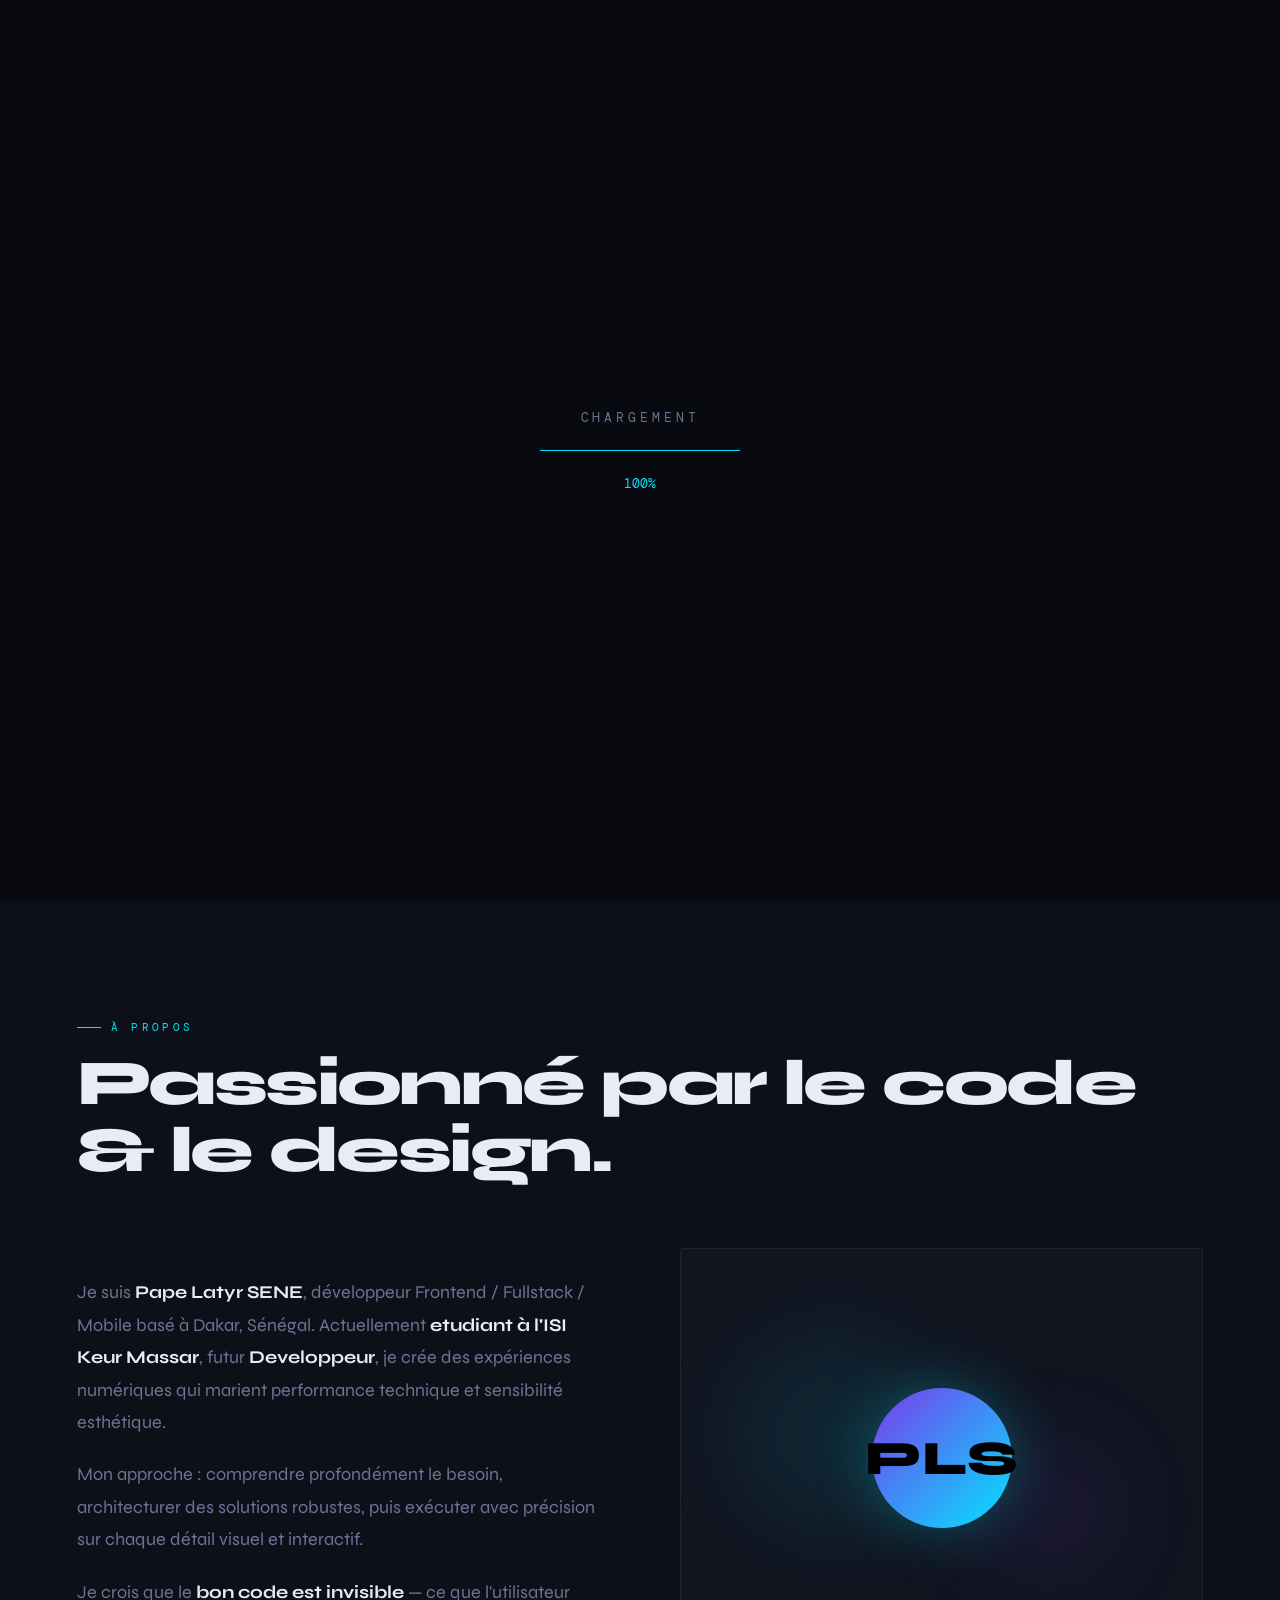
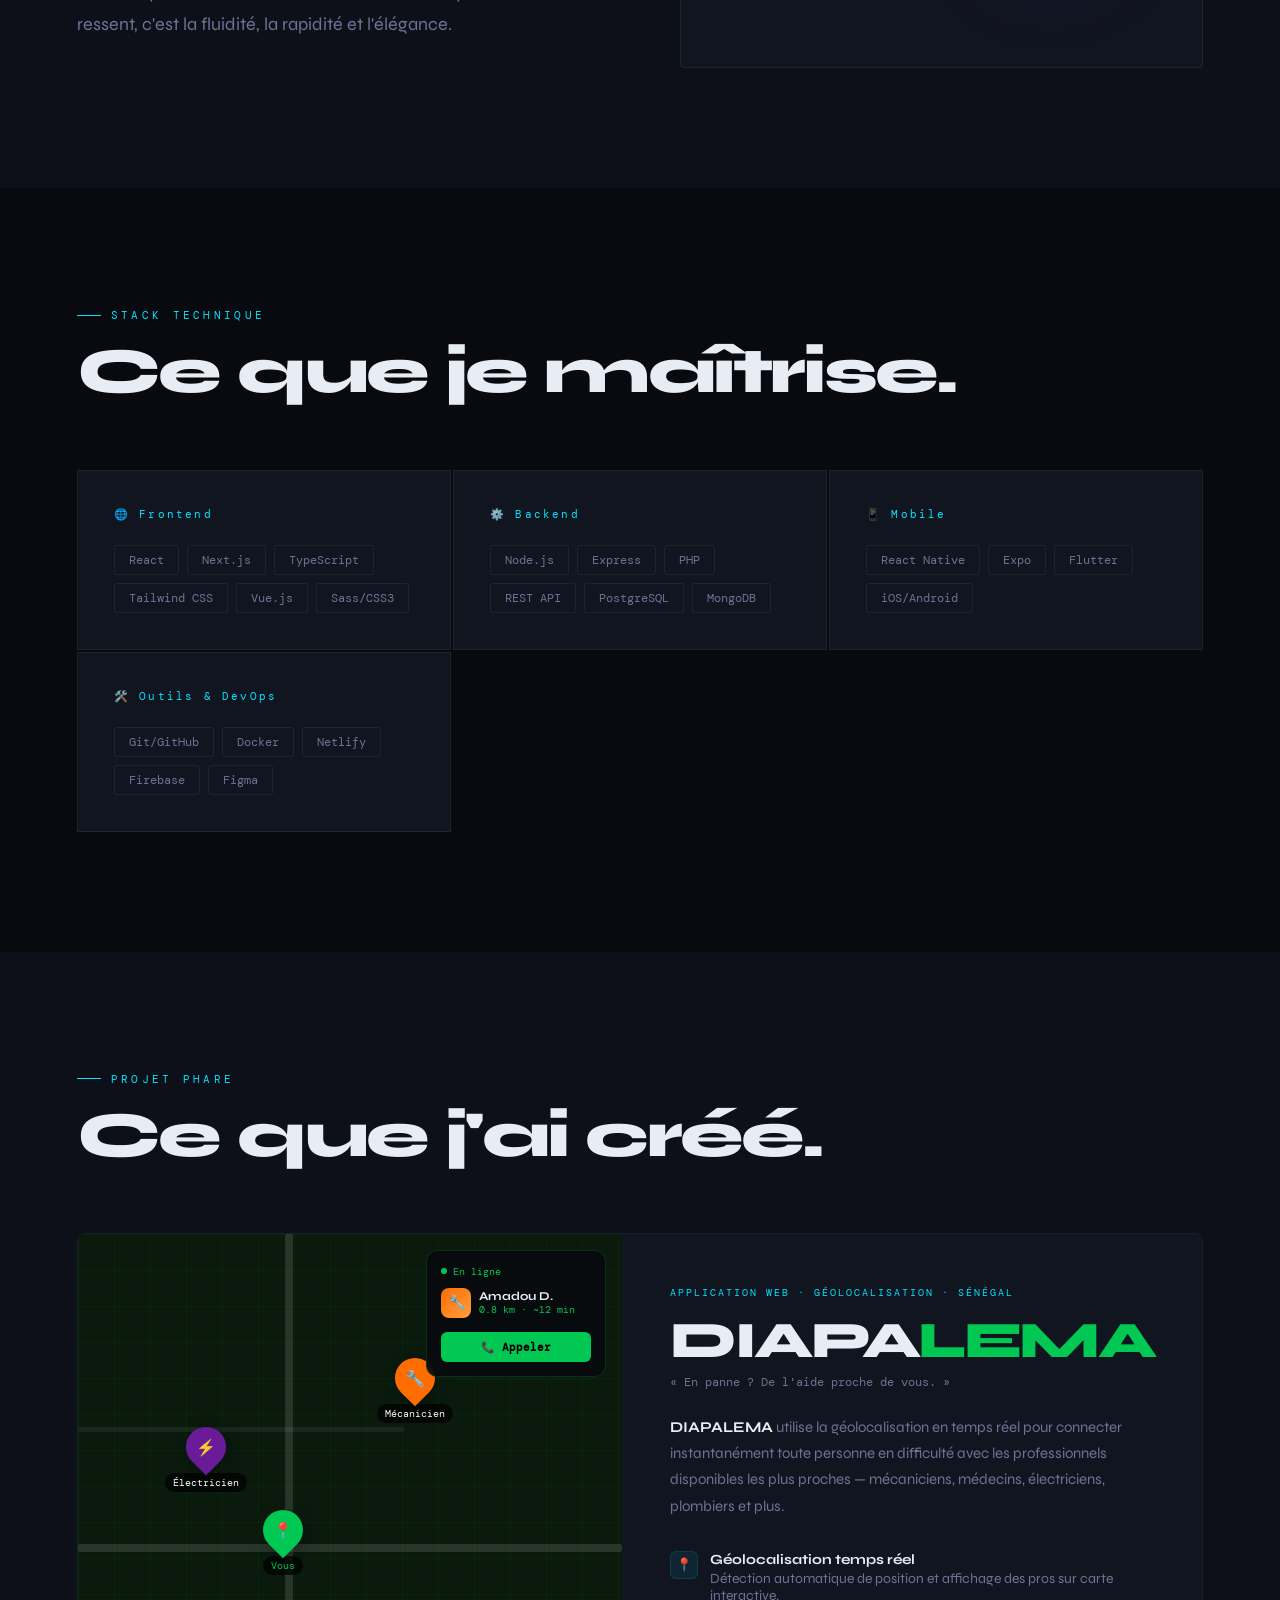
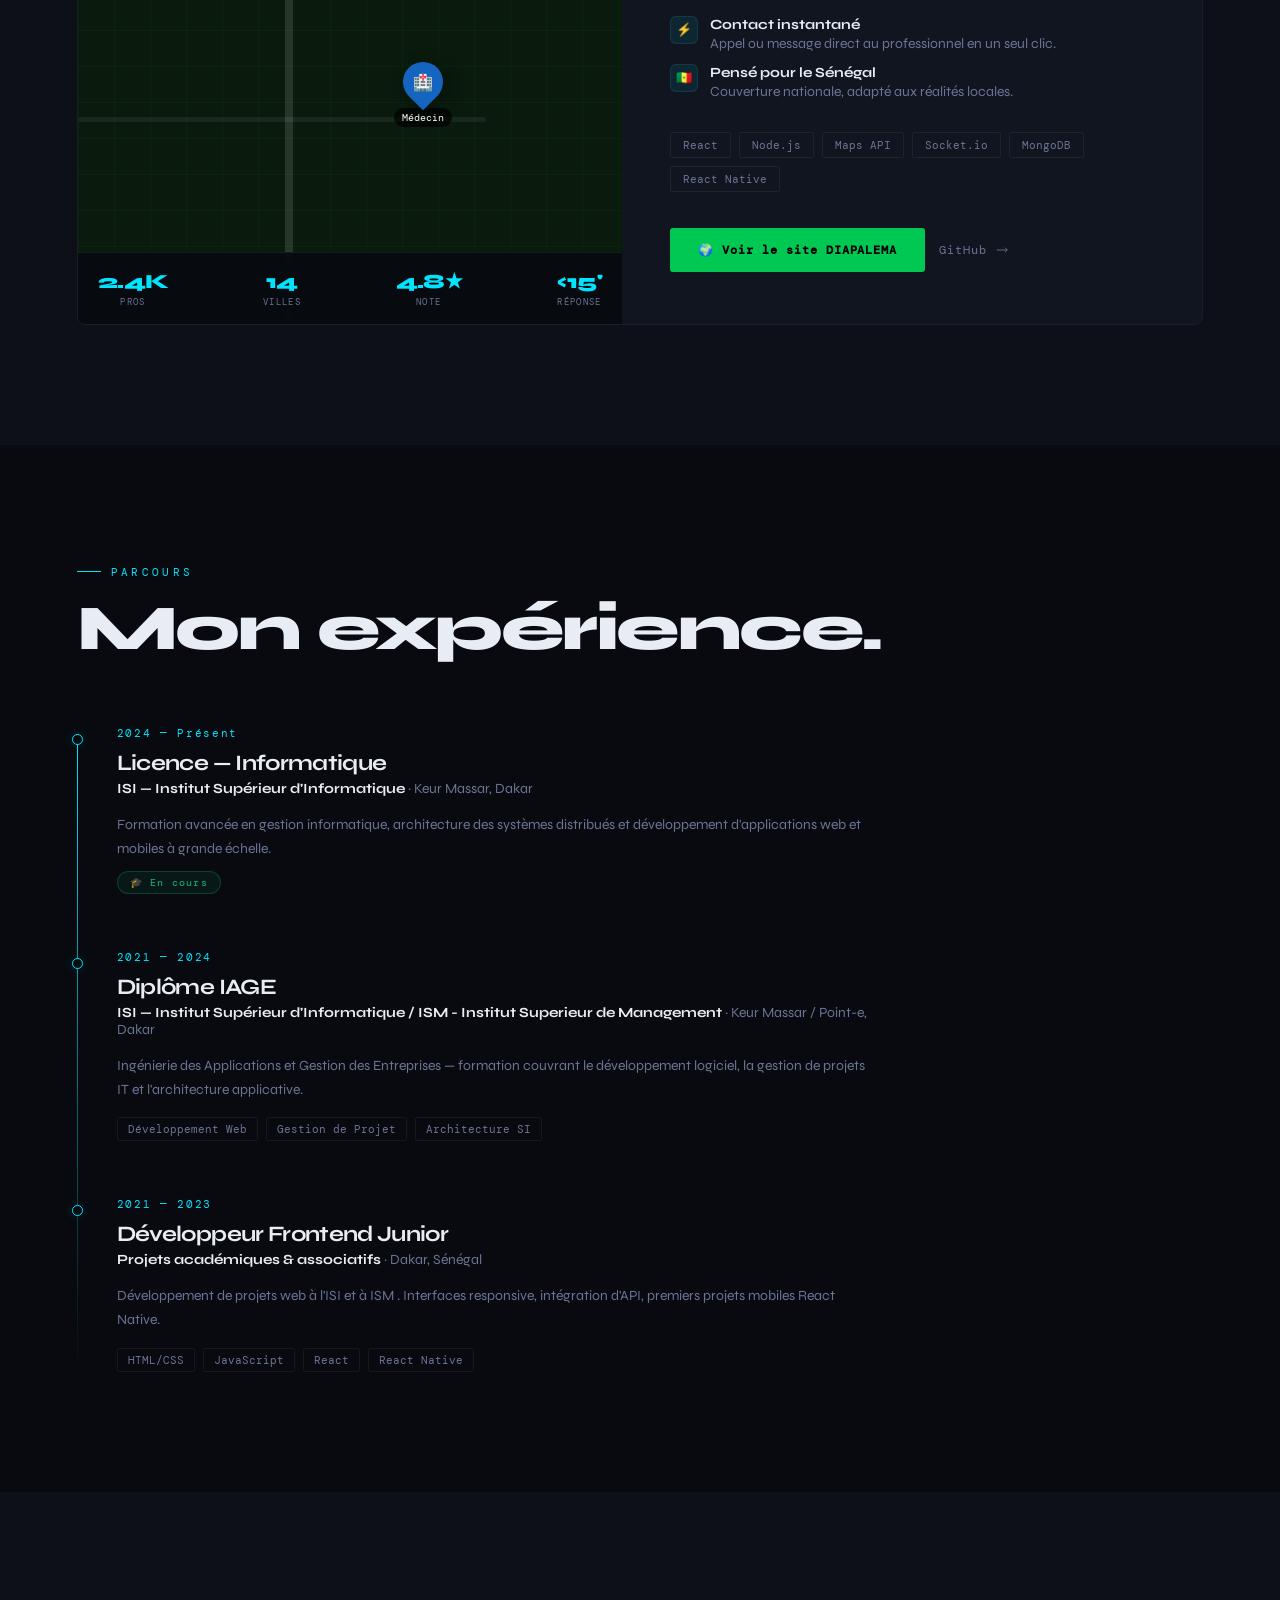
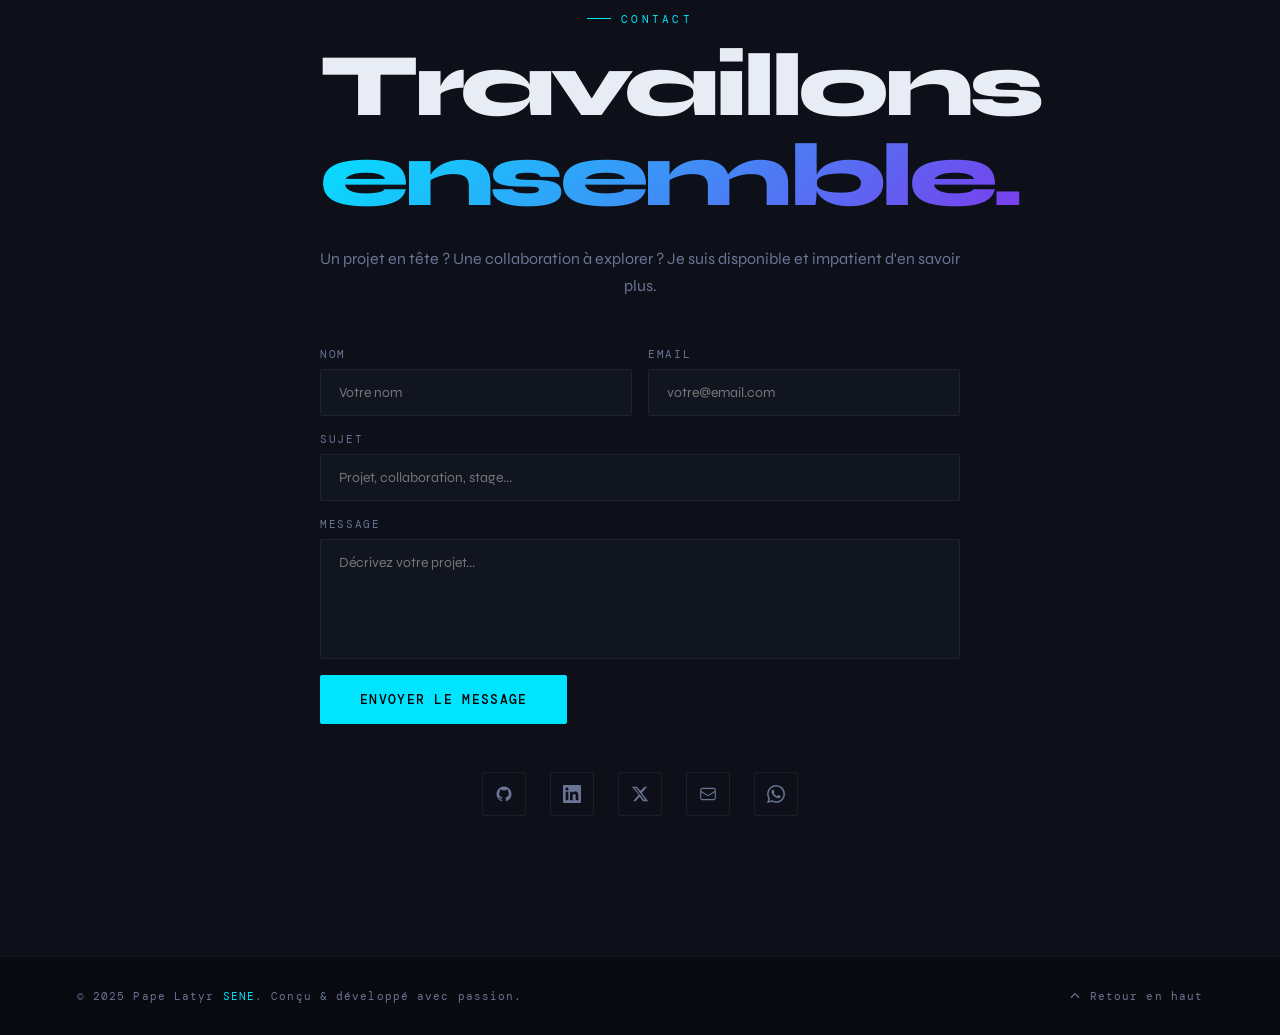
<file: index.html>
<!doctype html>
<html lang="fr">
  <head>
    <meta charset="UTF-8" />
    <meta name="viewport" content="width=device-width, initial-scale=1.0" />
    <title>Pape Latyr SENE — Développeur</title>
    <link rel="preconnect" href="https://fonts.googleapis.com" />
    <link
      href="https://fonts.googleapis.com/css2?family=Syne:wght@400;500;600;700;800&family=DM+Mono:wght@300;400;500&display=swap"
      rel="stylesheet"
    />

    <link rel="stylesheet" href="css/style.css" />
  </head>
  <body>
    <div id="curseur"></div>
    <div id="anneau-curseur"></div>

    <div id="barre-progression"></div>

    <div id="chargement">
      <div class="texte-chargement">CHARGEMENT</div>
      <div class="barre-chargement-contour">
        <div class="barre-chargement" id="barre-chargement"></div>
      </div>
      <div class="nombre-chargement" id="nombre-chargement">0%</div>
    </div>

    <nav id="barre-navigation">
      <a href="index.html" class="logo-nav">PL<span>.</span></a>

      <ul class="liens-nav">
        <li><a href="index.html#a-propos" class="actif">À propos</a></li>
        <li><a href="index.html#competences" class="actif">Compétences</a></li>
        <li><a href="index.html#projet" class="actif">Projet</a></li>
        <li><a href="index.html#parcours" class="actif">Parcours</a></li>
        <li><a href="diapalema.html">DIAPALEMA</a></li>
      </ul>

      <a href="index.html#contact" class="bouton-contact">Contact</a>

      <button class="hamburger" id="bouton-menu">
        <span></span>
        <span></span>
      </button>
    </nav>

    <section id="haut">
      <div class="fond-hero"></div>
      <div class="grille-hero"></div>

      <div class="contenu-hero">
        <div class="etiquette-hero">Disponible pour de nouveaux projets</div>

        <h1 class="nom-hero">
          Pape Latyr<br />
          <span class="texte-accent">SENE</span>
        </h1>

        <p class="sous-titre-hero">
          Développeur <strong>Frontend · Fullstack · Mobile</strong> — je
          transforme des idées complexes en interfaces rapides, élégantes et
          mémorables.
        </p>

        <div class="actions-hero">
          <a href="#projet" class="bouton-principal">Voir mon projet</a>
          <a href="#contact" class="bouton-secondaire">
            Me contacter
            <svg
              width="16"
              height="16"
              fill="none"
              viewBox="0 0 24 24"
              stroke="currentColor"
              stroke-width="1.5"
            >
              <path d="M17 8l4 4m0 0l-4 4m4-4H3" />
            </svg>
          </a>
        </div>
      </div>

      <div class="compteurs-hero">
        <div class="stat-hero">
          <div class="stat-hero-nombre">3+</div>
          <div class="stat-hero-label">ANS D'EXP.</div>
        </div>
        <div class="stat-hero">
          <div class="stat-hero-nombre">Etudiant</div>
          <div class="stat-hero-label">ISI KEUR MASSAR</div>
        </div>
        <div class="stat-hero">
          <div class="stat-hero-nombre">IAGE</div>
          <div class="stat-hero-label">FUTUR DEVELOPPEUR</div>
        </div>
      </div>

      <div class="fleche-scroll">
        <div class="ligne-scroll"></div>
        SCROLL
      </div>
    </section>

    <section id="a-propos">
      <div class="etiquette-section">À propos</div>
      <h2 class="titre-section apparition">
        Passionné par le code<br />&amp; le design.
      </h2>

      <div class="grille-a-propos">
        <div class="bio apparition">
          <p>
            Je suis <strong>Pape Latyr SENE</strong>, développeur Frontend /
            Fullstack / Mobile basé à Dakar, Sénégal. Actuellement 
            <strong>etudiant à l'ISI Keur Massar</strong>, futur 
            <strong>Developpeur</strong>, je crée des expériences numériques
            qui marient performance technique et sensibilité esthétique.
          </p>
          <p>
            Mon approche : comprendre profondément le besoin, architecturer des
            solutions robustes, puis exécuter avec précision sur chaque détail
            visuel et interactif.
          </p>
          <p>
            Je crois que le <strong>bon code est invisible</strong> — ce que
            l'utilisateur ressent, c'est la fluidité, la rapidité et l'élégance.
          </p>
        </div>

        <div class="visuel-a-propos apparition">
          <div class="cadre-visuel">
            <div class="interieur-visuel">
              <div class="orbe orbe-1"></div>
              <div class="orbe orbe-2"></div>
              <div class="avatar">PLS</div>
            </div>
          </div>
        </div>
      </div>
    </section>

    <section id="competences">
      <div class="etiquette-section">Stack technique</div>
      <h2 class="titre-section apparition">Ce que je maîtrise.</h2>

      <div class="grille-competences apparition">
        <div class="categorie-competence">
          <div class="titre-categorie">🌐 Frontend</div>
          <div class="liste-competences">
            <span class="competence">React</span>
            <span class="competence">Next.js</span>
            <span class="competence">TypeScript</span>
            <span class="competence">Tailwind CSS</span>
            <span class="competence">Vue.js</span>
            <span class="competence">Sass/CSS3</span>
          </div>
        </div>

        <div class="categorie-competence">
          <div class="titre-categorie">⚙️ Backend</div>
          <div class="liste-competences">
            <span class="competence">Node.js</span>
            <span class="competence">Express</span>
            <span class="competence">PHP</span>
            <span class="competence">REST API</span>
            <span class="competence">PostgreSQL</span>
            <span class="competence">MongoDB</span>
          </div>
        </div>

        <div class="categorie-competence">
          <div class="titre-categorie">📱 Mobile</div>
          <div class="liste-competences">
            <span class="competence">React Native</span>
            <span class="competence">Expo</span>
            <span class="competence">Flutter</span>
            <span class="competence">iOS/Android</span>
          </div>
        </div>

        <div class="categorie-competence">
          <div class="titre-categorie">🛠️ Outils &amp; DevOps</div>
          <div class="liste-competences">
            <span class="competence">Git/GitHub</span>
            <span class="competence">Docker</span>
            <span class="competence">Netlify</span>
            <span class="competence">Firebase</span>
            <span class="competence">Figma</span>
          </div>
        </div>
      </div>
    </section>

    <section id="projet">
      <div class="etiquette-section">Projet phare</div>
      <h2 class="titre-section apparition">Ce que j'ai créé.</h2>

      <div class="vitrine-projet apparition">
        <div class="visuel-projet">
          <div class="fond-carte"></div>

          <div class="route-carte horizontale"></div>
          <div class="route-carte verticale"></div>
          <div class="route-carte h2"></div>
          <div class="route-carte h3"></div>

          <div class="epingle vous">
            <div class="corps-epingle vert"><span>📍</span></div>
            <div class="etiquette-epingle" style="color: #00c853">Vous</div>
          </div>
          <div class="epingle mecanicien">
            <div class="corps-epingle orange"><span>🔧</span></div>
            <div class="etiquette-epingle">Mécanicien</div>
          </div>
          <div class="epingle medecin">
            <div class="corps-epingle bleu"><span>🏥</span></div>
            <div class="etiquette-epingle">Médecin</div>
          </div>
          <div class="epingle electricien">
            <div class="corps-epingle violet"><span>⚡</span></div>
            <div class="etiquette-epingle">Électricien</div>
          </div>

          <div class="carte-info-projet">
            <div class="badge-enligne">
              <div class="point-vert"></div>
              En ligne
            </div>
            <div class="ligne-pro">
              <div class="avatar-pro">🔧</div>
              <div>
                <div class="nom-pro">Amadou D.</div>
                <div class="distance-pro">0.8 km · ~12 min</div>
              </div>
            </div>
            <button class="bouton-appel-pro">📞 Appeler</button>
          </div>

          <div class="barre-stats">
            <div class="stat-item">
              <div class="stat-nombre">2.4K</div>
              <div class="stat-label">PROS</div>
            </div>
            <div class="stat-item">
              <div class="stat-nombre">14</div>
              <div class="stat-label">VILLES</div>
            </div>
            <div class="stat-item">
              <div class="stat-nombre">4.8★</div>
              <div class="stat-label">NOTE</div>
            </div>
            <div class="stat-item">
              <div class="stat-nombre">&lt;15'</div>
              <div class="stat-label">RÉPONSE</div>
            </div>
          </div>
        </div>

        <div class="infos-projet">
          <div class="surtitre-projet">
            Application Web · Géolocalisation · Sénégal
          </div>
          <h3 class="nom-projet">DIAPA<span class="vert">LEMA</span></h3>
          <div class="accroche-projet">
            « En panne ? De l'aide proche de vous. »
          </div>

          <p class="description-projet">
            <strong>DIAPALEMA</strong> utilise la géolocalisation en temps réel
            pour connecter instantanément toute personne en difficulté avec les
            professionnels disponibles les plus proches — mécaniciens, médecins,
            électriciens, plombiers et plus.
          </p>

          <div class="fonctionnalites">
            <div class="fonctionnalite">
              <div class="icone-fonctionnalite">📍</div>
              <div>
                <strong>Géolocalisation temps réel</strong>
                Détection automatique de position et affichage des pros sur
                carte interactive.
              </div>
            </div>
            <div class="fonctionnalite">
              <div class="icone-fonctionnalite">⚡</div>
              <div>
                <strong>Contact instantané</strong>
                Appel ou message direct au professionnel en un seul clic.
              </div>
            </div>
            <div class="fonctionnalite">
              <div class="icone-fonctionnalite">🇸🇳</div>
              <div>
                <strong>Pensé pour le Sénégal</strong>
                Couverture nationale, adapté aux réalités locales.
              </div>
            </div>
          </div>

          <div class="technologies">
            <span class="technologie">React</span>
            <span class="technologie">Node.js</span>
            <span class="technologie">Maps API</span>
            <span class="technologie">Socket.io</span>
            <span class="technologie">MongoDB</span>
            <span class="technologie">React Native</span>
          </div>

          <div class="boutons-projet">
            <a href="diapalema.html" target="_blank" class="bouton-voir-projet">
              🌍 Voir le site DIAPALEMA
            </a>
            <a
              href="https://github.com/l4tyr"
              target="_blank"
              class="bouton-github"
            >
              GitHub
              <svg
                width="14"
                height="14"
                fill="none"
                viewBox="0 0 24 24"
                stroke="currentColor"
                stroke-width="1.5"
              >
                <path d="M17 8l4 4m0 0l-4 4m4-4H3" />
              </svg>
            </a>
          </div>
        </div>
      </div>
    </section>

    <section id="parcours">
      <div class="etiquette-section">Parcours</div>
      <h2 class="titre-section apparition">Mon expérience.</h2>

      <div class="ligne-temps">
        <div class="element-parcours apparition">
          <div class="point-parcours"></div>
          <div class="date-parcours">2024 — Présent</div>
          <h3 class="role-parcours">Licence — Informatique</h3>
          <p class="entreprise-parcours">
            <strong>ISI — Institut Supérieur d'Informatique</strong> · Keur
            Massar, Dakar
          </p>
          <p class="description-parcours">
            Formation avancée en gestion informatique, architecture des systèmes
            distribués et développement d'applications web et mobiles à grande
            échelle.
          </p>
          <div class="badge-en-cours">🎓 En cours</div>
        </div>

        <div class="element-parcours apparition">
          <div class="point-parcours"></div>
          <div class="date-parcours">2021 — 2024</div>
          <h3 class="role-parcours">Diplôme IAGE</h3>
          <p class="entreprise-parcours">
            <strong>ISI — Institut Supérieur d'Informatique  / ISM - Institut Superieur de Management</strong> · Keur
            Massar / Point-e, Dakar
          </p>
          <p class="description-parcours">
            Ingénierie des Applications et Gestion des Entreprises — formation
            couvrant le développement logiciel, la gestion de projets IT et
            l'architecture applicative.
          </p>
          <div class="liste-techs">
            <span class="tech">Développement Web</span>
            <span class="tech">Gestion de Projet</span>
            <span class="tech">Architecture SI</span>
          </div>
        </div>

       
        <div class="element-parcours apparition">
          <div class="point-parcours"></div>
          <div class="date-parcours">2021 — 2023</div>
          <h3 class="role-parcours">Développeur Frontend Junior</h3>
          <p class="entreprise-parcours">
            <strong>Projets académiques &amp; associatifs</strong> · Dakar,
            Sénégal
          </p>
          <p class="description-parcours">
            Développement de projets web à l'ISI et à ISM . Interfaces responsive,
            intégration d'API, premiers projets mobiles React Native.
          </p>
          <div class="liste-techs">
            <span class="tech">HTML/CSS</span>
            <span class="tech">JavaScript</span>
            <span class="tech">React</span>
            <span class="tech">React Native</span>
          </div>
        </div>
      </div>
    </section>

    <section id="contact">
      <div class="contenu-contact">
        <div class="etiquette-section" style="justify-content: center">
          Contact
        </div>

        <h2 class="titre-contact apparition">
          Travaillons<br /><span class="mot-lumineux">ensemble.</span>
        </h2>

        <p class="sous-titre-contact apparition">
          Un projet en tête ? Une collaboration à explorer ? Je suis disponible
          et impatient d'en savoir plus.
        </p>

        <form class="formulaire-contact apparition" onsubmit="return false;">
          <div class="rangee-champs">
            <div class="groupe-champ">
              <label class="label-champ">NOM</label>
              <input type="text" class="champ-texte" placeholder="Votre nom" />
            </div>
            <div class="groupe-champ">
              <label class="label-champ">EMAIL</label>
              <input
                type="email"
                class="champ-texte"
                placeholder="votre@email.com"
              />
            </div>
          </div>
          <div class="groupe-champ">
            <label class="label-champ">SUJET</label>
            <input
              type="text"
              class="champ-texte"
              placeholder="Projet, collaboration, stage..."
            />
          </div>
          <div class="groupe-champ">
            <label class="label-champ">MESSAGE</label>
            <textarea
              class="champ-message"
              placeholder="Décrivez votre projet..."
            ></textarea>
          </div>
          <button type="submit" class="bouton-envoyer" id="bouton-envoyer">
            ENVOYER LE MESSAGE
          </button>
        </form>

        <div class="reseaux-sociaux apparition">
          <a
            href="https://github.com/l4tyr"
            class="lien-social"
            title="GitHub"
            target="_blank"
          >
            <svg width="18" height="18" fill="currentColor" viewBox="0 0 24 24">
              <path
                d="M12 2C6.477 2 2 6.484 2 12.017c0 4.425 2.865 8.18 6.839 9.504.5.092.682-.217.682-.483 0-.237-.008-.868-.013-1.703-2.782.605-3.369-1.343-3.369-1.343-.454-1.158-1.11-1.466-1.11-1.466-.908-.62.069-.608.069-.608 1.003.07 1.531 1.032 1.531 1.032.892 1.53 2.341 1.088 2.91.832.092-.647.35-1.088.636-1.338-2.22-.253-4.555-1.113-4.555-4.951 0-1.093.39-1.988 1.029-2.688-.103-.253-.446-1.272.098-2.65 0 0 .84-.27 2.75 1.026A9.564 9.564 0 0112 6.844c.85.004 1.705.115 2.504.337 1.909-1.296 2.747-1.027 2.747-1.027.546 1.379.202 2.398.1 2.651.64.7 1.028 1.595 1.028 2.688 0 3.848-2.339 4.695-4.566 4.943.359.309.678.92.678 1.855 0 1.338-.012 2.419-.012 2.747 0 .268.18.58.688.482A10.019 10.019 0 0022 12.017C22 6.484 17.522 2 12 2z"
              />
            </svg>
          </a>
          <a
            href="https://www.linkedin.com/in/latyr-sene-2941a6398"
            class="lien-social"
            title="LinkedIn"
            target="_blank"
          >
            <svg width="18" height="18" fill="currentColor" viewBox="0 0 24 24">
              <path
                d="M20.447 20.452h-3.554v-5.569c0-1.328-.027-3.037-1.852-3.037-1.853 0-2.136 1.445-2.136 2.939v5.667H9.351V9h3.414v1.561h.046c.477-.9 1.637-1.85 3.37-1.85 3.601 0 4.267 2.37 4.267 5.455v6.286zM5.337 7.433c-1.144 0-2.063-.926-2.063-2.065 0-1.138.92-2.063 2.063-2.063 1.14 0 2.064.925 2.064 2.063 0 1.139-.925 2.065-2.064 2.065zm1.782 13.019H3.555V9h3.564v11.452zM22.225 0H1.771C.792 0 0 .774 0 1.729v20.542C0 23.227.792 24 1.771 24h20.451C23.2 24 24 23.227 24 22.271V1.729C24 .774 23.2 0 22.222 0h.003z"
              />
            </svg>
          </a>
          <a
            href="https://x.com/Latyrsene20"
            class="lien-social"
            title="X/Twitter"
            target="_blank"
          >
            <svg width="18" height="18" fill="currentColor" viewBox="0 0 24 24">
              <path
                d="M18.244 2.25h3.308l-7.227 8.26 8.502 11.24H16.17l-4.714-6.231-5.401 6.231H2.744l7.73-8.835L1.254 2.25H8.08l4.259 5.63zm-1.161 17.52h1.833L7.084 4.126H5.117z"
              />
            </svg>
          </a>
          <a
            href="mailto:papelatyr@gmail.com"
            class="lien-social"
            title="Email"
          >
            <svg
              width="18"
              height="18"
              fill="none"
              viewBox="0 0 24 24"
              stroke="currentColor"
              stroke-width="1.5"
            >
              <path
                d="M21.75 6.75v10.5a2.25 2.25 0 01-2.25 2.25h-15a2.25 2.25 0 01-2.25-2.25V6.75m19.5 0A2.25 2.25 0 0019.5 4.5h-15a2.25 2.25 0 00-2.25 2.25m19.5 0v.243a2.25 2.25 0 01-1.07 1.916l-7.5 4.615a2.25 2.25 0 01-2.36 0L3.32 8.91a2.25 2.25 0 01-1.07-1.916V6.75"
              />
            </svg>
          </a>
          <a
            href="https://wa.me/221706000388"
            class="lien-social"
            title="WhatsApp"
            target="_blank"
          >
            <svg width="18" height="18" fill="currentColor" viewBox="0 0 24 24">
              <path
                d="M17.472 14.382c-.297-.149-1.758-.867-2.03-.967-.273-.099-.471-.148-.67.15-.197.297-.767.966-.94 1.164-.173.199-.347.223-.644.075-.297-.15-1.255-.463-2.39-1.475-.883-.788-1.48-1.761-1.653-2.059-.173-.297-.018-.458.13-.606.134-.133.298-.347.446-.52.149-.174.198-.298.298-.497.099-.198.05-.371-.025-.52-.075-.149-.669-1.612-.916-2.207-.242-.579-.487-.5-.669-.51-.173-.008-.371-.01-.57-.01-.198 0-.52.074-.792.372-.272.297-1.04 1.016-1.04 2.479 0 1.462 1.065 2.875 1.213 3.074.149.198 2.096 3.2 5.077 4.487.709.306 1.262.489 1.694.625.712.227 1.36.195 1.871.118.571-.085 1.758-.719 2.006-1.413.248-.694.248-1.289.173-1.413-.074-.124-.272-.198-.57-.347m-5.421 7.403h-.004a9.87 9.87 0 01-5.031-1.378l-.361-.214-3.741.982.998-3.648-.235-.374a9.86 9.86 0 01-1.51-5.26c.001-5.45 4.436-9.884 9.888-9.884 2.64 0 5.122 1.03 6.988 2.898a9.825 9.825 0 012.893 6.994c-.003 5.45-4.437 9.884-9.885 9.884m8.413-18.297A11.815 11.815 0 0012.05 0C5.495 0 .16 5.335.157 11.892c0 2.096.547 4.142 1.588 5.945L.057 24l6.305-1.654a11.882 11.882 0 005.683 1.448h.005c6.554 0 11.89-5.335 11.893-11.893a11.821 11.821 0 00-3.48-8.413z"
              />
            </svg>
          </a>
        </div>

        <div class="infos-contact-supplementaires apparition" style="margin-top: 20px; text-align: center;"></div>
      </div>
    </section>

    <footer id="pied-page">
      <p class="copyright">
        © 2025 Pape Latyr <span>SENE</span>. Conçu &amp; développé avec passion.
      </p>
      <a href="#haut" class="retour-haut">
        <svg
          width="14"
          height="14"
          fill="none"
          viewBox="0 0 24 24"
          stroke="currentColor"
          stroke-width="2"
        >
          <path d="M5 15l7-7 7 7" />
        </svg>
        Retour en haut
      </a>
    </footer>

    <script src="js/script.js"></script>
  </body>
</html>
</file>
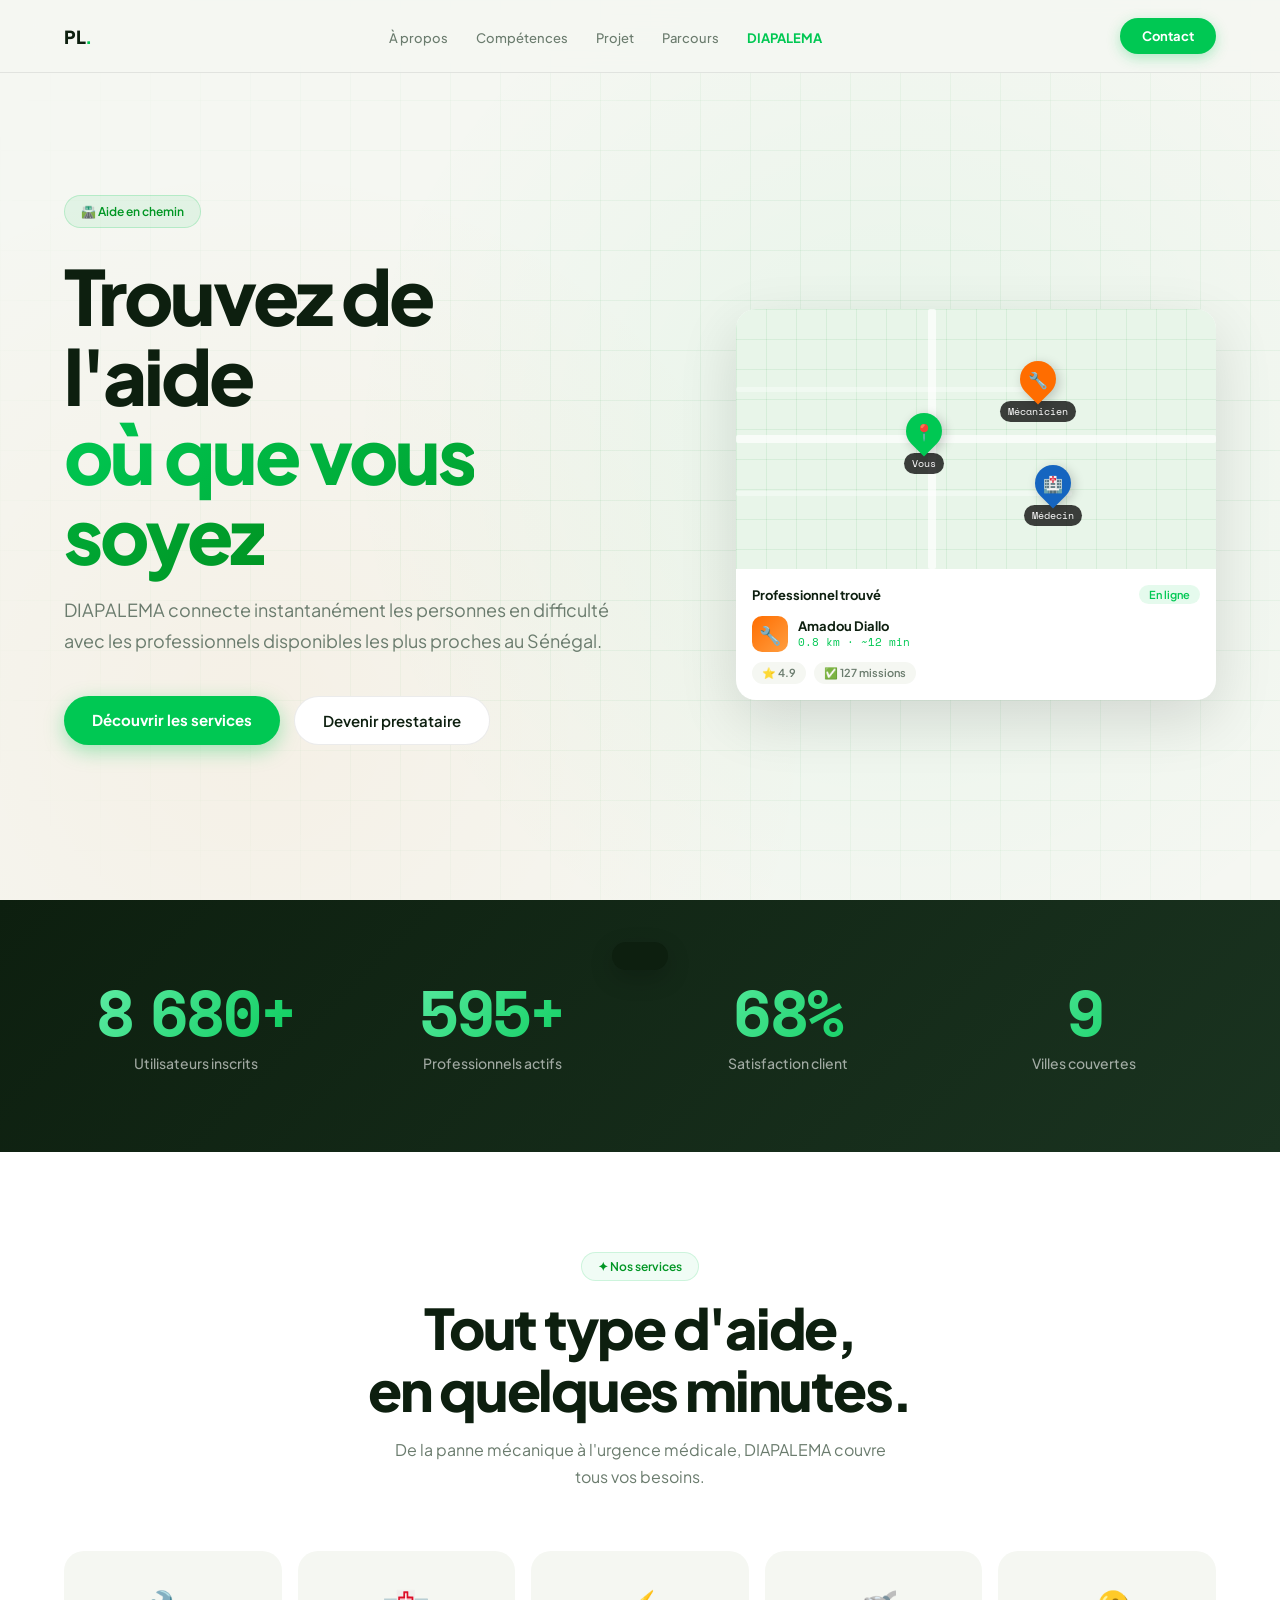
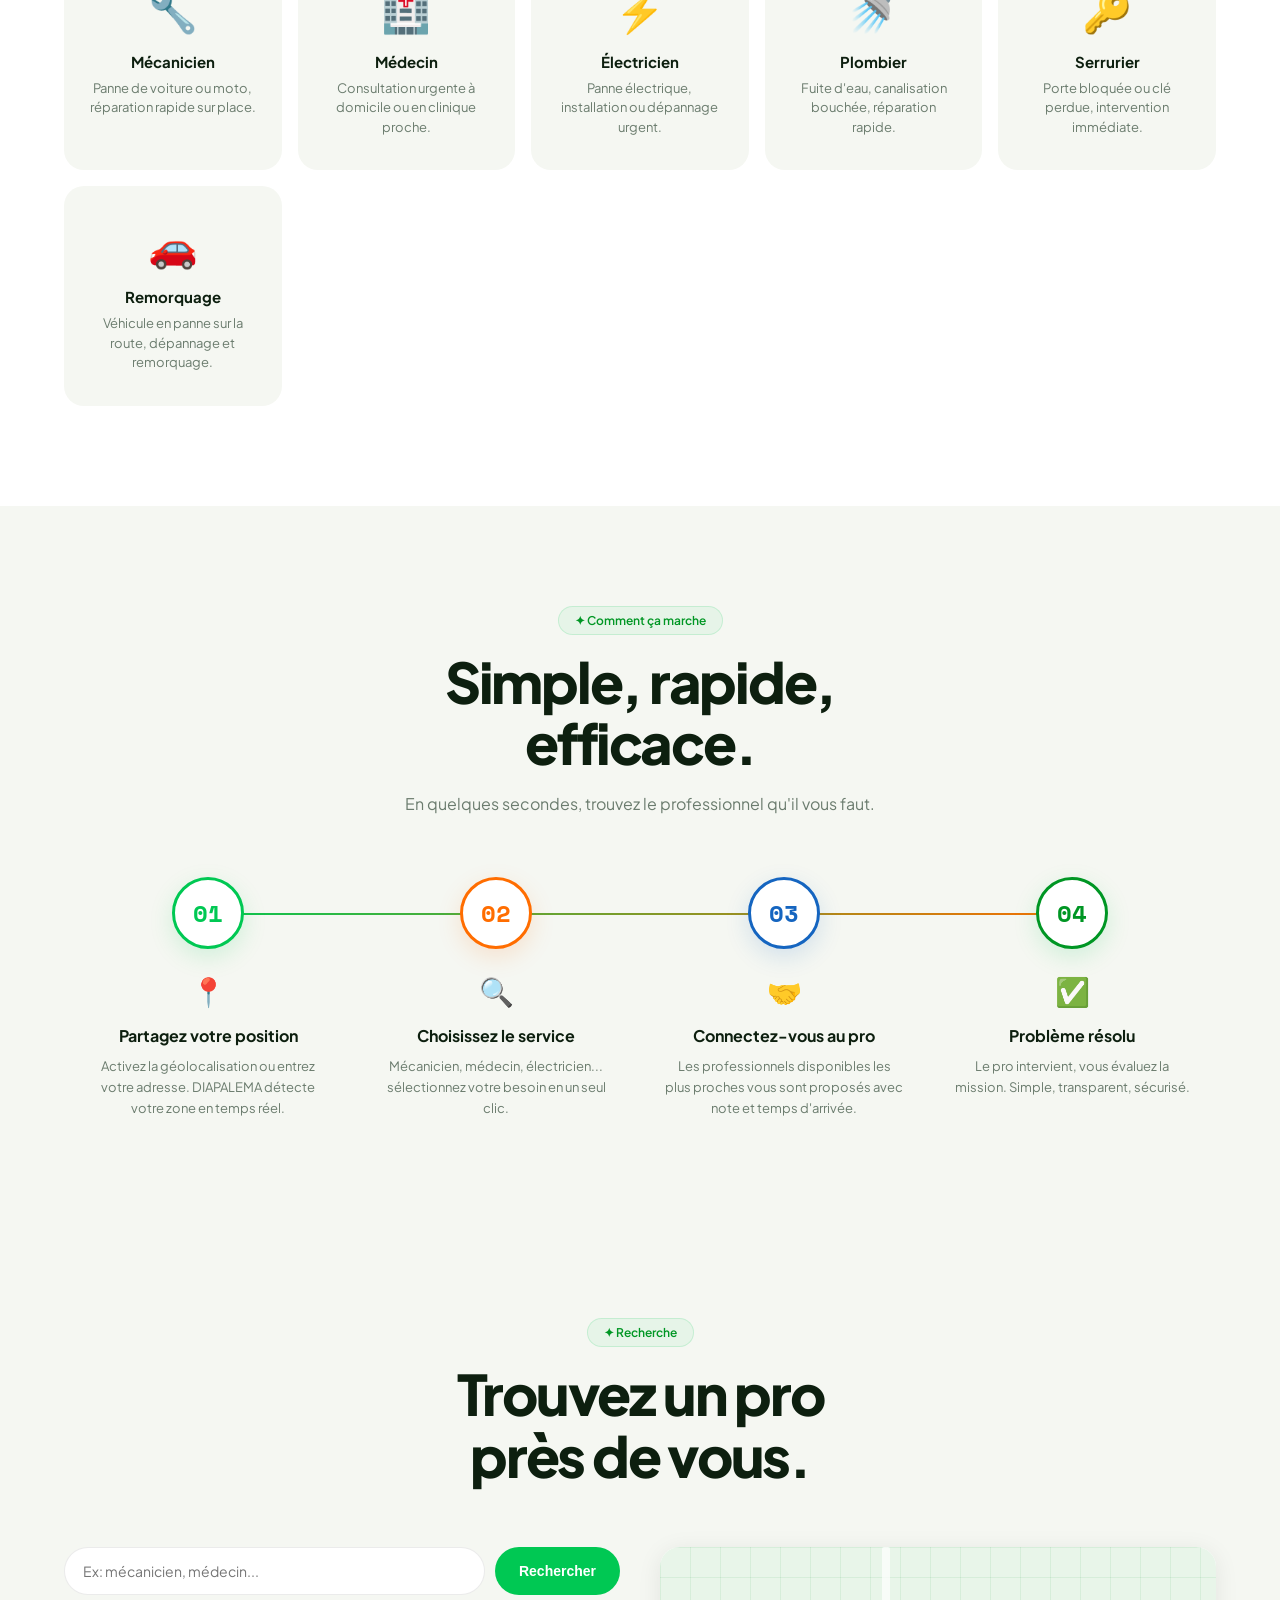
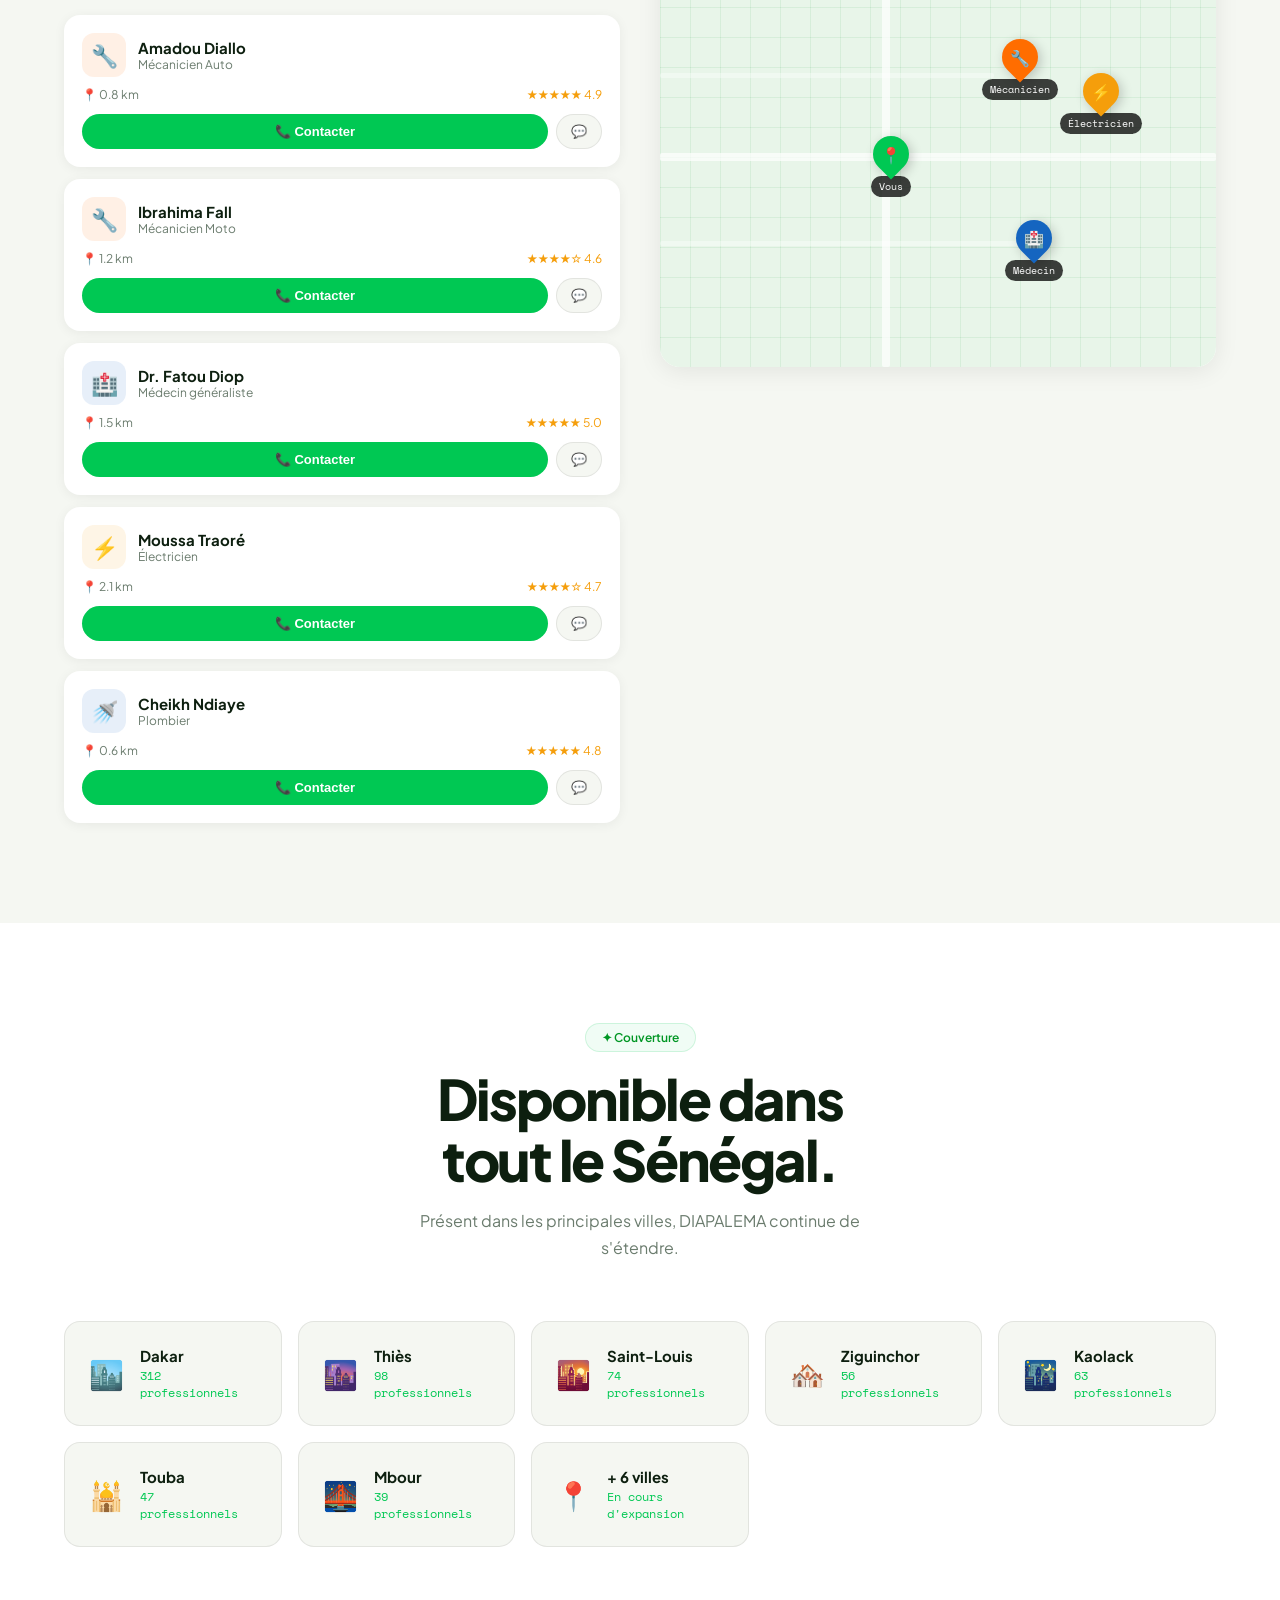
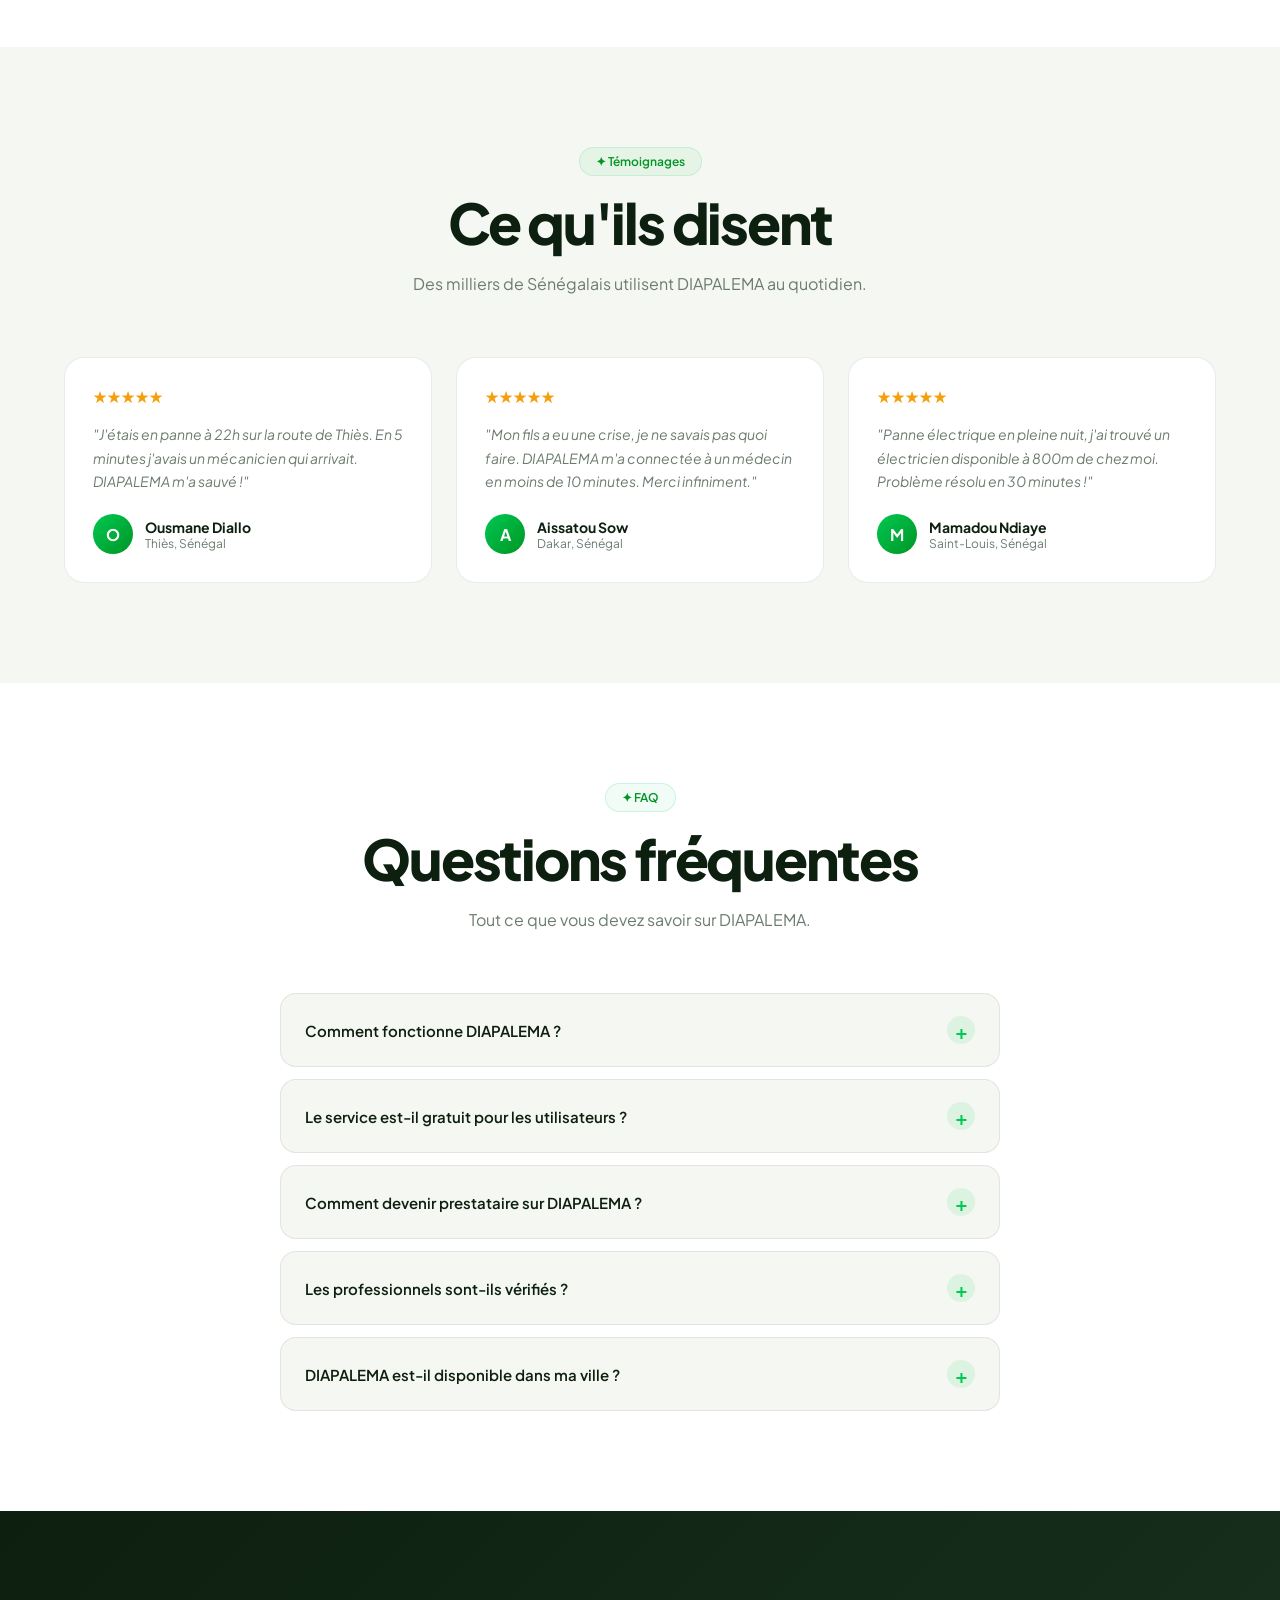
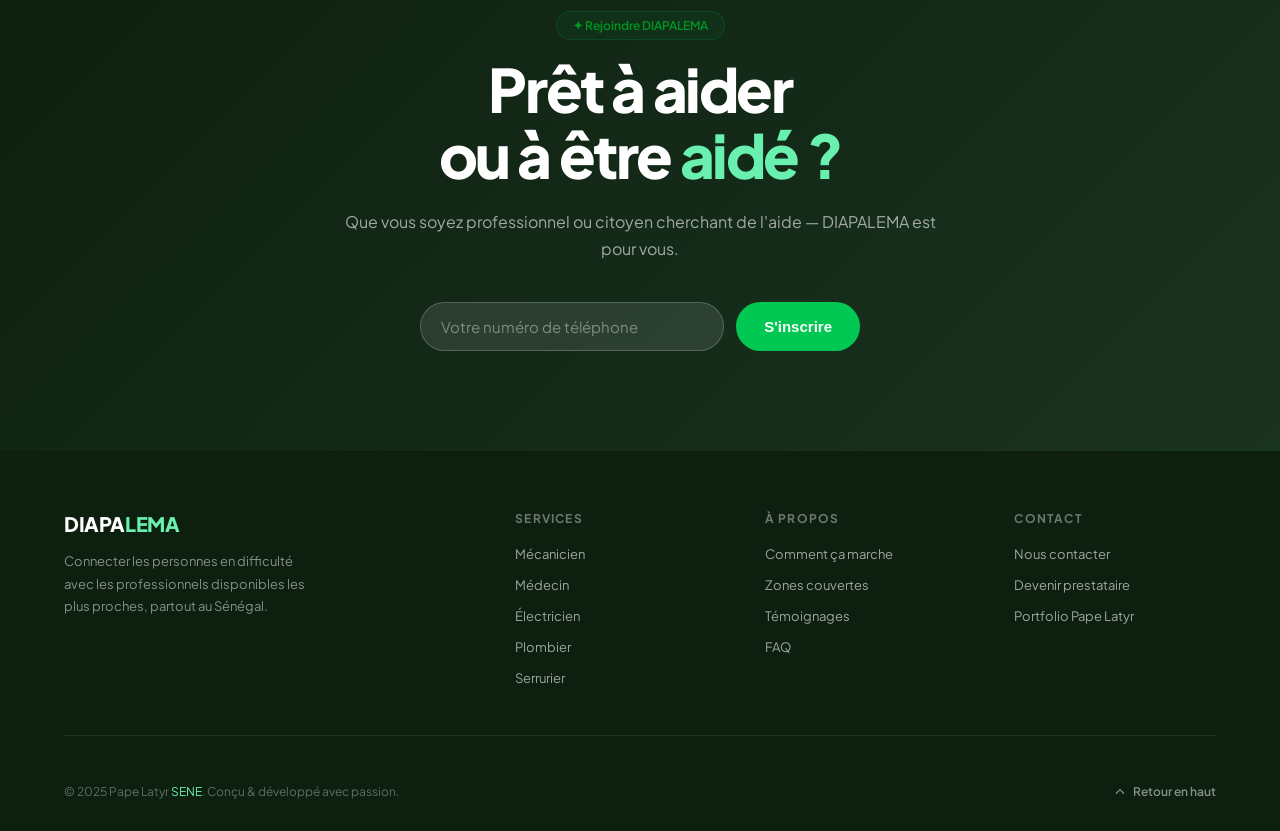
<file: diapalema.html>
<!doctype html>
<html lang="fr">
  <head>
    <meta charset="UTF-8" />
    <meta name="viewport" content="width=device-width, initial-scale=1.0" />
    <title>DIAPALEMA — Aide en chemin</title>
    <link rel="preconnect" href="https://fonts.googleapis.com" />
    <link
      href="https://fonts.googleapis.com/css2?family=Plus+Jakarta+Sans:wght@300;400;500;600;700;800&family=Space+Mono:wght@400;700&display=swap"
      rel="stylesheet"
    />

    <style>
      :root {
        --vert: #00c853;
        --vert-fonce: #009624;
        --vert-clair: #69f0ae;
        --orange: #ff6d00;
        --orange-clair: #ff9e40;
        --fond: #f5f7f2;
        --blanc: #ffffff;
        --sombre: #0d1f0f;
        --sombre2: #1a3320;
        --discret: #6b7c6e;
        --bordure: rgba(0, 0, 0, 0.08);
        --police: "Plus Jakarta Sans", sans-serif;
        --mono: "Space Mono", monospace;
        --transition: cubic-bezier(0.16, 1, 0.3, 1);
      }
      *,
      *::before,
      *::after {
        margin: 0;
        padding: 0;
        box-sizing: border-box;
      }
      html {
        scroll-behavior: smooth;
      }
      body {
        background: var(--fond);
        color: var(--sombre);
        font-family: var(--police);
        overflow-x: hidden;
      }

      /* NAV */
      nav {
        position: fixed;
        top: 0;
        left: 0;
        right: 0;
        z-index: 100;
        padding: 18px 5vw;
        display: flex;
        align-items: center;
        justify-content: space-between;
        background: rgba(245, 247, 242, 0.92);
        backdrop-filter: blur(16px);
        border-bottom: 1px solid var(--bordure);
        transition: box-shadow 0.3s;
      }
      nav.defilement {
        box-shadow: 0 4px 20px rgba(0, 0, 0, 0.08);
      }
      .logo-nav {
        font-size: 18px;
        font-weight: 800;
        letter-spacing: -0.02em;
        color: var(--sombre);
        text-decoration: none;
      }
      .logo-nav span {
        color: var(--vert);
      }
      .liens-nav {
        display: flex;
        gap: 28px;
        list-style: none;
      }
      .liens-nav a {
        font-size: 13px;
        font-weight: 500;
        color: var(--discret);
        text-decoration: none;
        transition: color 0.2s;
      }
      .liens-nav a:hover {
        color: var(--sombre);
      }
      .liens-nav a.actif {
        color: var(--vert);
        font-weight: 700;
      }
      .bouton-contact {
        background: var(--vert);
        color: #fff;
        padding: 10px 22px;
        border-radius: 99px;
        font-size: 13px;
        font-weight: 700;
        text-decoration: none;
        transition: all 0.3s;
        box-shadow: 0 4px 14px rgba(0, 200, 83, 0.3);
      }
      .bouton-contact:hover {
        transform: translateY(-2px);
        box-shadow: 0 8px 20px rgba(0, 200, 83, 0.4);
      }
      .hamburger {
        display: none;
        flex-direction: column;
        gap: 5px;
        background: none;
        border: none;
        cursor: pointer;
        padding: 4px;
      }
      .hamburger span {
        display: block;
        width: 22px;
        height: 2px;
        background: var(--sombre);
        border-radius: 2px;
      }

      /* HERO */
      #haut {
        min-height: 100vh;
        display: flex;
        align-items: center;
        padding: 100px 5vw 60px;
        position: relative;
        overflow: hidden;
      }
      .fond-hero {
        position: absolute;
        inset: 0;
        background:
          radial-gradient(
            circle at 70% 50%,
            rgba(0, 200, 83, 0.06) 0%,
            transparent 55%
          ),
          radial-gradient(
            circle at 20% 80%,
            rgba(255, 109, 0, 0.05) 0%,
            transparent 45%
          );
      }
      .grille-carte {
        position: absolute;
        inset: 0;
        background-image:
          linear-gradient(rgba(0, 150, 36, 0.06) 1px, transparent 1px),
          linear-gradient(90deg, rgba(0, 150, 36, 0.06) 1px, transparent 1px);
        background-size: 50px 50px;
        mask-image: radial-gradient(
          ellipse 80% 80% at 70% 50%,
          black 30%,
          transparent 100%
        );
      }
      .contenu-hero {
        position: relative;
        z-index: 2;
        max-width: 560px;
      }
      .etiquette-hero {
        display: inline-flex;
        align-items: center;
        gap: 8px;
        background: rgba(0, 200, 83, 0.08);
        border: 1px solid rgba(0, 200, 83, 0.2);
        padding: 8px 16px;
        border-radius: 99px;
        font-size: 12px;
        font-weight: 600;
        color: var(--vert-fonce);
        margin-bottom: 28px;
      }
      .titre-hero {
        font-size: clamp(40px, 6vw, 76px);
        font-weight: 800;
        letter-spacing: -0.04em;
        line-height: 1.05;
        margin-bottom: 20px;
        color: var(--sombre);
      }
      .titre-hero span {
        background: linear-gradient(135deg, var(--vert), var(--vert-fonce));
        -webkit-background-clip: text;
        -webkit-text-fill-color: transparent;
        background-clip: text;
      }
      .sous-titre-hero {
        font-size: clamp(15px, 1.8vw, 18px);
        color: var(--discret);
        line-height: 1.7;
        margin-bottom: 40px;
      }
      .actions-hero {
        display: flex;
        gap: 14px;
        flex-wrap: wrap;
      }
      .bouton-principal {
        background: var(--vert);
        color: #fff;
        padding: 14px 28px;
        border-radius: 99px;
        font-size: 15px;
        font-weight: 700;
        text-decoration: none;
        transition: all 0.3s;
        box-shadow: 0 6px 20px rgba(0, 200, 83, 0.35);
      }
      .bouton-principal:hover {
        transform: translateY(-3px);
        box-shadow: 0 10px 28px rgba(0, 200, 83, 0.45);
      }
      .bouton-secondaire {
        background: var(--blanc);
        color: var(--sombre);
        padding: 14px 28px;
        border-radius: 99px;
        font-size: 15px;
        font-weight: 600;
        text-decoration: none;
        border: 1px solid var(--bordure);
        transition: all 0.3s;
      }
      .bouton-secondaire:hover {
        border-color: var(--vert);
        color: var(--vert);
      }

      /* CARTE HERO */
      .zone-carte {
        position: absolute;
        right: 5%;
        top: 50%;
        transform: translateY(-50%);
        width: min(480px, 45vw);
        height: 500px;
      }
      .carte-flottante {
        position: absolute;
        background: var(--blanc);
        border-radius: 16px;
        box-shadow: 0 20px 60px rgba(0, 0, 0, 0.12);
        overflow: hidden;
        animation: flottement 6s ease-in-out infinite;
      }
      .carte-flottante.principale {
        width: 100%;
        bottom: 0;
        right: 0;
        border-radius: 20px;
      }
      .fond-fausse-carte {
        width: 100%;
        background: #e8f5e9;
        height: 260px;
        position: relative;
        overflow: hidden;
      }
      .grille-fausse-carte {
        position: absolute;
        inset: 0;
        background-image:
          linear-gradient(rgba(0, 150, 36, 0.08) 1px, transparent 1px),
          linear-gradient(90deg, rgba(0, 150, 36, 0.08) 1px, transparent 1px);
        background-size: 30px 30px;
      }
      .fausse-route {
        position: absolute;
        background: rgba(255, 255, 255, 0.7);
        border-radius: 2px;
      }
      .fausse-route.h {
        height: 8px;
        width: 100%;
        top: 50%;
        transform: translateY(-50%);
      }
      .fausse-route.v {
        width: 8px;
        height: 100%;
        left: 40%;
      }
      .fausse-route.h2 {
        height: 5px;
        width: 60%;
        top: 30%;
        opacity: 0.5;
      }
      .fausse-route.h3 {
        height: 5px;
        width: 70%;
        top: 70%;
        opacity: 0.5;
      }
      .epingle {
        position: absolute;
        display: flex;
        flex-direction: column;
        align-items: center;
        animation: rebond-epingle 2s ease-in-out infinite;
      }
      .corps-epingle {
        width: 36px;
        height: 36px;
        border-radius: 50% 50% 50% 0;
        display: flex;
        align-items: center;
        justify-content: center;
        font-size: 16px;
        transform: rotate(-45deg);
        box-shadow: 0 4px 12px rgba(0, 0, 0, 0.2);
      }
      .corps-epingle span {
        transform: rotate(45deg);
      }
      .corps-epingle.vert {
        background: var(--vert);
      }
      .corps-epingle.orange {
        background: var(--orange);
      }
      .corps-epingle.bleu {
        background: #1565c0;
      }
      .corps-epingle.jaune {
        background: #f59e0b;
      }
      .bulle-epingle {
        background: rgba(0, 0, 0, 0.75);
        color: #fff;
        padding: 3px 8px;
        border-radius: 99px;
        font-size: 10px;
        font-family: var(--mono);
        margin-top: 4px;
        white-space: nowrap;
      }
      .infos-carte {
        padding: 16px;
      }
      .en-tete-carte {
        display: flex;
        align-items: center;
        justify-content: space-between;
        margin-bottom: 12px;
      }
      .titre-carte {
        font-size: 13px;
        font-weight: 700;
        color: var(--sombre);
      }
      .badge-vert {
        background: rgba(0, 200, 83, 0.1);
        color: var(--vert);
        padding: 3px 10px;
        border-radius: 99px;
        font-size: 11px;
        font-weight: 600;
      }
      .ligne-pro {
        display: flex;
        align-items: center;
        gap: 10px;
      }
      .avatar-pro {
        width: 36px;
        height: 36px;
        border-radius: 10px;
        background: linear-gradient(135deg, var(--orange), var(--orange-clair));
        display: flex;
        align-items: center;
        justify-content: center;
        font-size: 18px;
      }
      .info-pro .nom {
        font-size: 13px;
        font-weight: 700;
        color: var(--sombre);
      }
      .info-pro .distance {
        font-size: 11px;
        color: var(--vert);
        font-family: var(--mono);
      }
      .badges-stats {
        display: flex;
        gap: 8px;
        margin-top: 10px;
      }
      .badge-stat {
        display: flex;
        align-items: center;
        gap: 4px;
        background: var(--fond);
        padding: 4px 10px;
        border-radius: 99px;
        font-size: 11px;
        font-weight: 600;
        color: var(--discret);
      }

      /* SECTIONS */
      section {
        padding: 100px 5vw;
        position: relative;
      }
      .en-tete-section {
        text-align: center;
        margin-bottom: 60px;
      }
      .etiquette-section {
        display: inline-flex;
        align-items: center;
        gap: 8px;
        background: rgba(0, 200, 83, 0.06);
        border: 1px solid rgba(0, 200, 83, 0.15);
        padding: 6px 16px;
        border-radius: 99px;
        font-size: 12px;
        font-weight: 600;
        color: var(--vert-fonce);
        margin-bottom: 16px;
      }
      .titre-section {
        font-size: clamp(32px, 5vw, 56px);
        font-weight: 800;
        letter-spacing: -0.04em;
        line-height: 1.1;
        color: var(--sombre);
        margin-bottom: 16px;
      }
      .sous-titre-section {
        font-size: 16px;
        color: var(--discret);
        max-width: 500px;
        margin: 0 auto;
        line-height: 1.7;
      }
      .apparition {
        opacity: 0;
        transform: translateY(30px);
        transition:
          opacity 0.8s var(--transition),
          transform 0.8s var(--transition);
      }
      .apparition.visible {
        opacity: 1;
        transform: none;
      }

      /* STATS */
      #statistiques {
        background: linear-gradient(
          135deg,
          var(--sombre) 0%,
          var(--sombre2) 100%
        );
        padding: 80px 5vw;
      }
      .grille-stats {
        display: grid;
        grid-template-columns: repeat(auto-fit, minmax(180px, 1fr));
        gap: 32px;
        text-align: center;
      }
      .stat-nombre {
        font-size: clamp(40px, 6vw, 64px);
        font-weight: 800;
        letter-spacing: -0.04em;
        font-family: var(--mono);
        background: linear-gradient(135deg, var(--vert-clair), var(--vert));
        -webkit-background-clip: text;
        -webkit-text-fill-color: transparent;
        background-clip: text;
        line-height: 1;
        margin-bottom: 10px;
      }
      .stat-label {
        font-size: 14px;
        color: rgba(255, 255, 255, 0.6);
        font-weight: 500;
      }

      /* SERVICES */
      #services {
        background: var(--blanc);
      }
      .grille-services {
        display: grid;
        grid-template-columns: repeat(auto-fit, minmax(200px, 1fr));
        gap: 16px;
      }
      .carte-service {
        background: var(--fond);
        border-radius: 20px;
        padding: 32px 24px;
        text-align: center;
        cursor: pointer;
        transition: all 0.3s var(--transition);
        border: 1px solid transparent;
      }
      .carte-service:hover {
        transform: translateY(-6px);
        border-color: var(--vert);
        box-shadow: 0 16px 40px rgba(0, 200, 83, 0.12);
        background: var(--blanc);
      }
      .emoji-service {
        font-size: 40px;
        margin-bottom: 16px;
      }
      .nom-service {
        font-size: 15px;
        font-weight: 700;
        color: var(--sombre);
        margin-bottom: 8px;
      }
      .description-service {
        font-size: 13px;
        color: var(--discret);
        line-height: 1.5;
      }

      /* COMMENT ÇA MARCHE */
      #comment-ca-marche {
        background: var(--fond);
      }
      .grille-etapes {
        display: grid;
        grid-template-columns: repeat(auto-fit, minmax(220px, 1fr));
        gap: 0;
        position: relative;
      }
      .grille-etapes::before {
        content: "";
        position: absolute;
        top: 36px;
        left: 10%;
        right: 10%;
        height: 2px;
        background: linear-gradient(90deg, var(--vert), var(--orange));
        z-index: 0;
      }
      .etape {
        display: flex;
        flex-direction: column;
        align-items: center;
        text-align: center;
        padding: 0 24px;
        position: relative;
        z-index: 1;
      }
      .numero-etape {
        width: 72px;
        height: 72px;
        border-radius: 50%;
        background: var(--blanc);
        border: 3px solid var(--vert);
        display: flex;
        align-items: center;
        justify-content: center;
        font-size: 24px;
        font-weight: 800;
        color: var(--vert);
        margin-bottom: 24px;
        box-shadow: 0 8px 24px rgba(0, 200, 83, 0.15);
        font-family: var(--mono);
      }
      .etape:nth-child(2) .numero-etape {
        border-color: var(--orange);
        color: var(--orange);
        box-shadow: 0 8px 24px rgba(255, 109, 0, 0.15);
      }
      .etape:nth-child(3) .numero-etape {
        border-color: #1565c0;
        color: #1565c0;
        box-shadow: 0 8px 24px rgba(21, 101, 192, 0.15);
      }
      .etape:nth-child(4) .numero-etape {
        border-color: var(--vert-fonce);
        color: var(--vert-fonce);
      }
      .emoji-etape {
        font-size: 28px;
        margin-bottom: 16px;
      }
      .titre-etape {
        font-size: 16px;
        font-weight: 700;
        color: var(--sombre);
        margin-bottom: 10px;
      }
      .desc-etape {
        font-size: 13px;
        color: var(--discret);
        line-height: 1.6;
      }

      /* RECHERCHE */
      #carte-recherche {
        background: var(--fond);
      }
      .contenu-carte-recherche {
        display: grid;
        grid-template-columns: 1fr 1fr;
        gap: 40px;
        align-items: start;
      }
      .barre-recherche {
        display: flex;
        gap: 10px;
        margin-bottom: 20px;
      }
      .champ-recherche {
        flex: 1;
        padding: 14px 18px;
        border: 1px solid var(--bordure);
        border-radius: 99px;
        font-family: var(--police);
        font-size: 14px;
        outline: none;
        background: var(--blanc);
        transition: border-color 0.3s;
      }
      .champ-recherche:focus {
        border-color: var(--vert);
      }
      .bouton-rechercher {
        background: var(--vert);
        color: #fff;
        border: none;
        border-radius: 99px;
        padding: 14px 24px;
        font-size: 14px;
        font-weight: 700;
        cursor: pointer;
        transition: all 0.3s;
      }
      .bouton-rechercher:hover {
        background: var(--vert-fonce);
        transform: translateY(-2px);
      }
      .liste-resultats {
        display: flex;
        flex-direction: column;
        gap: 12px;
      }
      .carte-resultat {
        background: var(--blanc);
        border-radius: 16px;
        padding: 16px;
        cursor: pointer;
        transition: all 0.3s;
        border: 2px solid transparent;
        box-shadow: 0 2px 12px rgba(0, 0, 0, 0.06);
      }
      .carte-resultat:hover,
      .carte-resultat.actif {
        border-color: var(--vert);
        box-shadow: 0 8px 24px rgba(0, 200, 83, 0.12);
      }
      .haut-resultat {
        display: flex;
        align-items: center;
        gap: 12px;
        margin-bottom: 10px;
      }
      .avatar-resultat {
        width: 44px;
        height: 44px;
        border-radius: 12px;
        display: flex;
        align-items: center;
        justify-content: center;
        font-size: 22px;
      }
      .nom-resultat {
        font-size: 15px;
        font-weight: 700;
        color: var(--sombre);
      }
      .metier-resultat {
        font-size: 12px;
        color: var(--discret);
      }
      .meta-resultat {
        display: flex;
        align-items: center;
        justify-content: space-between;
        margin-bottom: 12px;
      }
      .distance-resultat {
        font-size: 12px;
        color: var(--discret);
      }
      .etoiles {
        font-size: 12px;
        color: #f59e0b;
      }
      .actions-resultat {
        display: flex;
        gap: 8px;
      }
      .bouton-appeler {
        flex: 1;
        background: var(--vert);
        color: #fff;
        border: none;
        border-radius: 99px;
        padding: 9px 16px;
        font-size: 13px;
        font-weight: 600;
        cursor: pointer;
        transition: all 0.3s;
      }
      .bouton-appeler:hover {
        background: var(--vert-fonce);
      }
      .bouton-message {
        background: var(--fond);
        border: 1px solid var(--bordure);
        border-radius: 99px;
        padding: 9px 14px;
        font-size: 13px;
        cursor: pointer;
        transition: all 0.3s;
      }
      .bouton-message:hover {
        border-color: var(--vert);
      }
      .zone-carte-visuelle {
        background: var(--blanc);
        border-radius: 20px;
        overflow: hidden;
        box-shadow: 0 4px 24px rgba(0, 0, 0, 0.08);
        position: sticky;
        top: 100px;
      }
      .fond-carte-visuelle {
        height: 420px;
        background: #e8f5e9;
        position: relative;
        overflow: hidden;
      }

      /* ZONES */
      #zones {
        background: var(--blanc);
      }
      .grille-zones {
        display: grid;
        grid-template-columns: repeat(auto-fit, minmax(200px, 1fr));
        gap: 16px;
      }
      .carte-zone {
        background: var(--fond);
        border-radius: 16px;
        padding: 24px;
        display: flex;
        align-items: center;
        gap: 16px;
        border: 1px solid var(--bordure);
        transition: all 0.3s;
      }
      .carte-zone:hover {
        border-color: var(--vert);
        transform: translateY(-3px);
        box-shadow: 0 10px 28px rgba(0, 200, 83, 0.1);
      }
      .emoji-zone {
        font-size: 28px;
      }
      .nom-zone {
        font-size: 15px;
        font-weight: 700;
        color: var(--sombre);
      }
      .nb-pros {
        font-size: 12px;
        color: var(--vert);
        font-family: var(--mono);
        margin-top: 2px;
      }

      /* TÉMOIGNAGES */
      #temoignages {
        background: var(--fond);
      }
      .grille-temoignages {
        display: grid;
        grid-template-columns: repeat(auto-fit, minmax(280px, 1fr));
        gap: 24px;
      }
      .carte-temoignage {
        background: var(--blanc);
        border-radius: 20px;
        padding: 28px;
        border: 1px solid var(--bordure);
        transition: all 0.3s;
      }
      .carte-temoignage:hover {
        transform: translateY(-4px);
        box-shadow: 0 12px 32px rgba(0, 0, 0, 0.08);
      }
      .etoiles-temoignage {
        color: #f59e0b;
        font-size: 16px;
        margin-bottom: 16px;
      }
      .texte-temoignage {
        font-size: 14px;
        color: var(--discret);
        line-height: 1.7;
        margin-bottom: 20px;
        font-style: italic;
      }
      .auteur-temoignage {
        display: flex;
        align-items: center;
        gap: 12px;
      }
      .avatar-temoignage {
        width: 40px;
        height: 40px;
        border-radius: 50%;
        background: linear-gradient(135deg, var(--vert), var(--vert-fonce));
        display: flex;
        align-items: center;
        justify-content: center;
        font-weight: 700;
        color: #fff;
        font-size: 16px;
      }
      .nom-auteur {
        font-size: 14px;
        font-weight: 700;
        color: var(--sombre);
      }
      .ville-auteur {
        font-size: 12px;
        color: var(--discret);
      }

      /* FAQ */
      #faq {
        background: var(--blanc);
      }
      .liste-faq {
        max-width: 720px;
        margin: 0 auto;
        display: flex;
        flex-direction: column;
        gap: 12px;
      }
      .item-faq {
        background: var(--fond);
        border-radius: 16px;
        border: 1px solid var(--bordure);
        overflow: hidden;
        transition: border-color 0.3s;
      }
      .item-faq.ouvert {
        border-color: var(--vert);
        background: var(--blanc);
      }
      .question-faq {
        width: 100%;
        background: none;
        border: none;
        padding: 22px 24px;
        display: flex;
        align-items: center;
        justify-content: space-between;
        font-family: var(--police);
        font-size: 15px;
        font-weight: 600;
        color: var(--sombre);
        cursor: pointer;
        text-align: left;
        gap: 16px;
      }
      .icone-faq {
        width: 28px;
        height: 28px;
        border-radius: 50%;
        background: rgba(0, 200, 83, 0.1);
        display: flex;
        align-items: center;
        justify-content: center;
        font-size: 20px;
        color: var(--vert);
        flex-shrink: 0;
        transition: transform 0.4s var(--transition);
      }
      .item-faq.ouvert .icone-faq {
        transform: rotate(45deg);
      }
      .reponse-faq {
        max-height: 0;
        overflow: hidden;
        transition: max-height 0.4s var(--transition);
      }
      .reponse-faq-interieur {
        padding: 0 24px 22px;
        font-size: 14px;
        color: var(--discret);
        line-height: 1.7;
      }

      /* CTA */
      #appel-action {
        background: linear-gradient(
          135deg,
          var(--sombre) 0%,
          var(--sombre2) 100%
        );
        text-align: center;
      }
      .contenu-cta {
        max-width: 600px;
        margin: 0 auto;
      }
      .titre-cta {
        font-size: clamp(36px, 5vw, 60px);
        font-weight: 800;
        letter-spacing: -0.04em;
        color: #fff;
        line-height: 1.1;
        margin-bottom: 20px;
      }
      .titre-cta span {
        color: var(--vert-clair);
      }
      .sous-titre-cta {
        font-size: 16px;
        color: rgba(255, 255, 255, 0.6);
        line-height: 1.7;
        margin-bottom: 40px;
      }
      .formulaire-inscription {
        display: flex;
        gap: 12px;
        max-width: 440px;
        margin: 0 auto;
      }
      .champ-telephone {
        flex: 1;
        padding: 14px 20px;
        border-radius: 99px;
        border: 1px solid rgba(255, 255, 255, 0.2);
        font-family: var(--police);
        font-size: 15px;
        outline: none;
        background: rgba(255, 255, 255, 0.1);
        color: #fff;
      }
      .champ-telephone::placeholder {
        color: rgba(255, 255, 255, 0.4);
      }
      .champ-telephone:focus {
        border-color: var(--vert-clair);
      }
      .bouton-inscription {
        background: var(--vert);
        color: #fff;
        border: none;
        border-radius: 99px;
        padding: 14px 28px;
        font-size: 15px;
        font-weight: 700;
        cursor: pointer;
        transition: all 0.3s;
        white-space: nowrap;
      }
      .bouton-inscription:hover {
        background: var(--vert-clair);
        color: var(--sombre);
        transform: translateY(-2px);
      }

      /* MODAL */
      #modal {
        position: fixed;
        inset: 0;
        background: rgba(0, 0, 0, 0.5);
        z-index: 1000;
        display: flex;
        align-items: center;
        justify-content: center;
        opacity: 0;
        visibility: hidden;
        transition: all 0.3s;
        backdrop-filter: blur(4px);
      }
      #modal.ouvert {
        opacity: 1;
        visibility: visible;
      }
      .contenu-modal {
        background: var(--blanc);
        border-radius: 24px;
        padding: 32px;
        width: min(440px, 90vw);
        position: relative;
        box-shadow: 0 40px 80px rgba(0, 0, 0, 0.2);
      }
      .bouton-fermer-modal {
        position: absolute;
        top: 16px;
        right: 16px;
        background: var(--fond);
        border: none;
        border-radius: 50%;
        width: 32px;
        height: 32px;
        cursor: pointer;
        font-size: 16px;
        display: flex;
        align-items: center;
        justify-content: center;
      }
      .profil-modal {
        display: flex;
        align-items: center;
        gap: 16px;
        margin-bottom: 20px;
      }
      .avatar-modal {
        width: 56px;
        height: 56px;
        border-radius: 16px;
        background: var(--fond);
        display: flex;
        align-items: center;
        justify-content: center;
        font-size: 28px;
      }
      .nom-modal {
        font-size: 18px;
        font-weight: 700;
        color: var(--sombre);
      }
      .metier-modal {
        font-size: 13px;
        color: var(--discret);
      }
      .infos-modal {
        display: flex;
        gap: 12px;
        margin-bottom: 24px;
      }
      .info-modal-item {
        flex: 1;
        background: var(--fond);
        border-radius: 12px;
        padding: 12px;
        text-align: center;
      }
      .info-modal-label {
        font-size: 11px;
        color: var(--discret);
        margin-bottom: 4px;
      }
      .info-modal-valeur {
        font-size: 14px;
        font-weight: 700;
        color: var(--sombre);
      }
      .actions-modal {
        display: flex;
        gap: 10px;
      }
      .bouton-appeler-modal {
        flex: 1;
        background: var(--vert);
        color: #fff;
        border: none;
        border-radius: 99px;
        padding: 14px;
        font-size: 15px;
        font-weight: 700;
        cursor: pointer;
        transition: all 0.3s;
      }
      .bouton-appeler-modal:hover {
        background: var(--vert-fonce);
      }
      .bouton-message-modal {
        background: var(--fond);
        border: 1px solid var(--bordure);
        border-radius: 99px;
        padding: 14px 20px;
        font-size: 15px;
        cursor: pointer;
        transition: all 0.3s;
      }

      /* NOTIFICATION */
      #notification {
        position: fixed;
        bottom: 30px;
        left: 50%;
        transform: translateX(-50%) translateY(100px);
        background: var(--sombre);
        color: #fff;
        padding: 14px 28px;
        border-radius: 99px;
        font-size: 14px;
        font-weight: 600;
        z-index: 2000;
        transition: transform 0.4s var(--transition);
        box-shadow: 0 8px 24px rgba(0, 0, 0, 0.2);
        white-space: nowrap;
      }
      #notification.affiche {
        transform: translateX(-50%) translateY(0);
      }

      /* FOOTER */
      #pied-page {
        background: var(--sombre);
        padding: 60px 5vw 32px;
      }
      .grille-pied {
        display: grid;
        grid-template-columns: 2fr 1fr 1fr 1fr;
        gap: 48px;
        margin-bottom: 48px;
        padding-bottom: 48px;
        border-bottom: 1px solid rgba(255, 255, 255, 0.08);
      }
      .logo-pied {
        font-size: 20px;
        font-weight: 800;
        color: #fff;
        margin-bottom: 14px;
        letter-spacing: -0.02em;
      }
      .logo-pied span {
        color: var(--vert-clair);
      }
      .desc-pied {
        font-size: 13px;
        color: rgba(255, 255, 255, 0.5);
        line-height: 1.7;
        max-width: 260px;
      }
      .colonne-pied h4 {
        font-size: 12px;
        font-weight: 700;
        color: rgba(255, 255, 255, 0.4);
        text-transform: uppercase;
        letter-spacing: 0.1em;
        margin-bottom: 16px;
      }
      .colonne-pied ul {
        list-style: none;
        display: flex;
        flex-direction: column;
        gap: 10px;
      }
      .colonne-pied ul a {
        font-size: 13px;
        color: rgba(255, 255, 255, 0.6);
        text-decoration: none;
        transition: color 0.2s;
      }
      .colonne-pied ul a:hover {
        color: #fff;
      }
      .barre-pied {
        display: flex;
        align-items: center;
        justify-content: space-between;
        flex-wrap: wrap;
        gap: 16px;
      }
      .copyright {
        font-size: 12px;
        color: rgba(255, 255, 255, 0.35);
      }
      .copyright span {
        color: var(--vert-clair);
      }
      .retour-haut {
        display: inline-flex;
        align-items: center;
        gap: 6px;
        font-size: 12px;
        font-weight: 600;
        color: rgba(255, 255, 255, 0.5);
        text-decoration: none;
        transition: color 0.2s;
      }
      .retour-haut:hover {
        color: #fff;
      }

      /* ANIMATIONS */
      @keyframes flottement {
        0%,
        100% {
          transform: translateY(0);
        }
        50% {
          transform: translateY(-10px);
        }
      }
      @keyframes rebond-epingle {
        0%,
        100% {
          transform: translateY(0);
        }
        50% {
          transform: translateY(-8px);
        }
      }

      /* RESPONSIVE */
      @media (max-width: 1024px) {
        .zone-carte {
          display: none;
        }
        .contenu-carte-recherche {
          grid-template-columns: 1fr;
        }
        .grille-etapes::before {
          display: none;
        }
        .grille-pied {
          grid-template-columns: 1fr 1fr;
        }
      }
      @media (max-width: 768px) {
        .liens-nav {
          display: none;
        }
        .bouton-contact {
          display: none;
        }
        .hamburger {
          display: flex;
        }
        section {
          padding: 80px 5vw;
        }
        .formulaire-inscription {
          flex-direction: column;
        }
        .actions-modal {
          flex-direction: column;
        }
        .grille-pied {
          grid-template-columns: 1fr;
          gap: 32px;
        }
        .etape {
          padding: 0 8px 40px;
        }
      }
    </style>
  </head>
  <body>
    <!-- NAV -->
    <nav id="barre-navigation">
      <a href="index.html" class="logo-nav">PL<span>.</span></a>
      <ul class="liens-nav">
        <li><a href="index.html#a-propos">À propos</a></li>
        <li><a href="index.html#competences">Compétences</a></li>
        <li><a href="index.html#projet">Projet</a></li>
        <li><a href="index.html#parcours">Parcours</a></li>
        <li><a href="diapalema.html" class="actif">DIAPALEMA</a></li>
      </ul>
      <a href="index.html#contact" class="bouton-contact">Contact</a>
      <button class="hamburger" id="bouton-menu" aria-label="Menu">
        <span></span><span></span>
      </button>
    </nav>

    <!-- HERO -->
    <section id="haut">
      <div class="fond-hero"></div>
      <div class="grille-carte"></div>
      <div class="contenu-hero">
        <div class="etiquette-hero">🛣️ Aide en chemin</div>
        <h1 class="titre-hero">
          Trouvez de l'aide<br /><span>où que vous soyez</span>
        </h1>
        <p class="sous-titre-hero">
          DIAPALEMA connecte instantanément les personnes en difficulté avec les
          professionnels disponibles les plus proches au Sénégal.
        </p>
        <div class="actions-hero">
          <a href="#services" class="bouton-principal"
            >Découvrir les services</a
          >
          <a href="#appel-action" class="bouton-secondaire"
            >Devenir prestataire</a
          >
        </div>
      </div>
      <div class="zone-carte">
        <div class="carte-flottante principale">
          <div class="fond-fausse-carte">
            <div class="grille-fausse-carte"></div>
            <div class="fausse-route h"></div>
            <div class="fausse-route v"></div>
            <div class="fausse-route h2"></div>
            <div class="fausse-route h3"></div>
            <div class="epingle" style="top: 40%; left: 35%">
              <div class="corps-epingle vert"><span>📍</span></div>
              <div class="bulle-epingle">Vous</div>
            </div>
            <div class="epingle" style="top: 20%; left: 55%">
              <div class="corps-epingle orange"><span>🔧</span></div>
              <div class="bulle-epingle">Mécanicien</div>
            </div>
            <div
              class="epingle"
              style="top: 60%; left: 60%; animation-delay: 1s"
            >
              <div class="corps-epingle bleu"><span>🏥</span></div>
              <div class="bulle-epingle">Médecin</div>
            </div>
          </div>
          <div class="infos-carte">
            <div class="en-tete-carte">
              <div class="titre-carte">Professionnel trouvé</div>
              <div class="badge-vert">En ligne</div>
            </div>
            <div class="ligne-pro">
              <div class="avatar-pro">🔧</div>
              <div class="info-pro">
                <div class="nom">Amadou Diallo</div>
                <div class="distance">0.8 km · ~12 min</div>
              </div>
            </div>
            <div class="badges-stats">
              <div class="badge-stat">⭐ 4.9</div>
              <div class="badge-stat">✅ 127 missions</div>
            </div>
          </div>
        </div>
      </div>
    </section>

    <!-- STATS -->
    <section id="statistiques">
      <div class="grille-stats">
        <div class="apparition">
          <div class="stat-nombre" data-cible="12400" data-suf="+">0</div>
          <div class="stat-label">Utilisateurs inscrits</div>
        </div>
        <div class="apparition" style="transition-delay: 0.1s">
          <div class="stat-nombre" data-cible="850" data-suf="+">0</div>
          <div class="stat-label">Professionnels actifs</div>
        </div>
        <div class="apparition" style="transition-delay: 0.2s">
          <div class="stat-nombre" data-cible="98" data-suf="%">0</div>
          <div class="stat-label">Satisfaction client</div>
        </div>
        <div class="apparition" style="transition-delay: 0.3s">
          <div class="stat-nombre" data-cible="14" data-suf="">0</div>
          <div class="stat-label">Villes couvertes</div>
        </div>
      </div>
    </section>

    <!-- SERVICES -->
    <section id="services">
      <div class="en-tete-section">
        <div class="etiquette-section">✦ Nos services</div>
        <h2 class="titre-section apparition">
          Tout type d'aide,<br />en quelques minutes.
        </h2>
        <p class="sous-titre-section apparition">
          De la panne mécanique à l'urgence médicale, DIAPALEMA couvre tous vos
          besoins.
        </p>
      </div>
      <div class="grille-services">
        <div
          class="carte-service apparition"
          onclick="allerVersService('mécanicien')"
        >
          <div class="emoji-service">🔧</div>
          <div class="nom-service">Mécanicien</div>
          <div class="description-service">
            Panne de voiture ou moto, réparation rapide sur place.
          </div>
        </div>
        <div
          class="carte-service apparition"
          onclick="allerVersService('médecin')"
        >
          <div class="emoji-service">🏥</div>
          <div class="nom-service">Médecin</div>
          <div class="description-service">
            Consultation urgente à domicile ou en clinique proche.
          </div>
        </div>
        <div
          class="carte-service apparition"
          onclick="allerVersService('électricien')"
        >
          <div class="emoji-service">⚡</div>
          <div class="nom-service">Électricien</div>
          <div class="description-service">
            Panne électrique, installation ou dépannage urgent.
          </div>
        </div>
        <div
          class="carte-service apparition"
          onclick="allerVersService('plombier')"
        >
          <div class="emoji-service">🚿</div>
          <div class="nom-service">Plombier</div>
          <div class="description-service">
            Fuite d'eau, canalisation bouchée, réparation rapide.
          </div>
        </div>
        <div
          class="carte-service apparition"
          onclick="allerVersService('serrurier')"
        >
          <div class="emoji-service">🔑</div>
          <div class="nom-service">Serrurier</div>
          <div class="description-service">
            Porte bloquée ou clé perdue, intervention immédiate.
          </div>
        </div>
        <div
          class="carte-service apparition"
          onclick="allerVersService('remorquage')"
        >
          <div class="emoji-service">🚗</div>
          <div class="nom-service">Remorquage</div>
          <div class="description-service">
            Véhicule en panne sur la route, dépannage et remorquage.
          </div>
        </div>
      </div>
    </section>

    <!-- COMMENT ÇA MARCHE -->
    <section id="comment-ca-marche">
      <div class="en-tete-section">
        <div class="etiquette-section">✦ Comment ça marche</div>
        <h2 class="titre-section apparition">Simple, rapide,<br />efficace.</h2>
        <p class="sous-titre-section apparition">
          En quelques secondes, trouvez le professionnel qu'il vous faut.
        </p>
      </div>
      <div class="grille-etapes">
        <div class="etape apparition">
          <div class="numero-etape">01</div>
          <div class="emoji-etape">📍</div>
          <div class="titre-etape">Partagez votre position</div>
          <div class="desc-etape">
            Activez la géolocalisation ou entrez votre adresse. DIAPALEMA
            détecte votre zone en temps réel.
          </div>
        </div>
        <div class="etape apparition" style="transition-delay: 0.1s">
          <div class="numero-etape">02</div>
          <div class="emoji-etape">🔍</div>
          <div class="titre-etape">Choisissez le service</div>
          <div class="desc-etape">
            Mécanicien, médecin, électricien... sélectionnez votre besoin en un
            seul clic.
          </div>
        </div>
        <div class="etape apparition" style="transition-delay: 0.2s">
          <div class="numero-etape">03</div>
          <div class="emoji-etape">🤝</div>
          <div class="titre-etape">Connectez-vous au pro</div>
          <div class="desc-etape">
            Les professionnels disponibles les plus proches vous sont proposés
            avec note et temps d'arrivée.
          </div>
        </div>
        <div class="etape apparition" style="transition-delay: 0.3s">
          <div class="numero-etape">04</div>
          <div class="emoji-etape">✅</div>
          <div class="titre-etape">Problème résolu</div>
          <div class="desc-etape">
            Le pro intervient, vous évaluez la mission. Simple, transparent,
            sécurisé.
          </div>
        </div>
      </div>
    </section>

    <!-- RECHERCHE -->
    <section id="carte-recherche">
      <div class="en-tete-section">
        <div class="etiquette-section">✦ Recherche</div>
        <h2 class="titre-section apparition">
          Trouvez un pro<br />près de vous.
        </h2>
      </div>
      <div class="contenu-carte-recherche">
        <div>
          <div class="barre-recherche">
            <input
              type="text"
              class="champ-recherche"
              id="champ-recherche"
              placeholder="Ex: mécanicien, médecin..."
            />
            <button class="bouton-rechercher" onclick="filtrerResultats()">
              Rechercher
            </button>
          </div>
          <div class="liste-resultats" id="liste-resultats">
            <div
              class="carte-resultat"
              data-metier="mécanicien"
              onclick="
                ouvrirModal(
                  'Amadou Diallo',
                  'Mécanicien Auto',
                  '🔧',
                  '0.8 km',
                  '~12 min',
                )
              "
            >
              <div class="haut-resultat">
                <div
                  class="avatar-resultat"
                  style="background: rgba(255, 109, 0, 0.1)"
                >
                  🔧
                </div>
                <div>
                  <div class="nom-resultat">Amadou Diallo</div>
                  <div class="metier-resultat">Mécanicien Auto</div>
                </div>
              </div>
              <div class="meta-resultat">
                <div class="distance-resultat">📍 0.8 km</div>
                <div class="etoiles">★★★★★ 4.9</div>
              </div>
              <div class="actions-resultat">
                <button
                  class="bouton-appeler"
                  onclick="
                    event.stopPropagation();
                    ouvrirModal(
                      'Amadou Diallo',
                      'Mécanicien Auto',
                      '🔧',
                      '0.8 km',
                      '~12 min',
                    );
                  "
                >
                  📞 Contacter</button
                ><button class="bouton-message">💬</button>
              </div>
            </div>
            <div
              class="carte-resultat"
              data-metier="mécanicien"
              onclick="
                ouvrirModal(
                  'Ibrahima Fall',
                  'Mécanicien Moto',
                  '🔧',
                  '1.2 km',
                  '~18 min',
                )
              "
            >
              <div class="haut-resultat">
                <div
                  class="avatar-resultat"
                  style="background: rgba(255, 109, 0, 0.1)"
                >
                  🔧
                </div>
                <div>
                  <div class="nom-resultat">Ibrahima Fall</div>
                  <div class="metier-resultat">Mécanicien Moto</div>
                </div>
              </div>
              <div class="meta-resultat">
                <div class="distance-resultat">📍 1.2 km</div>
                <div class="etoiles">★★★★☆ 4.6</div>
              </div>
              <div class="actions-resultat">
                <button
                  class="bouton-appeler"
                  onclick="
                    event.stopPropagation();
                    ouvrirModal(
                      'Ibrahima Fall',
                      'Mécanicien Moto',
                      '🔧',
                      '1.2 km',
                      '~18 min',
                    );
                  "
                >
                  📞 Contacter</button
                ><button class="bouton-message">💬</button>
              </div>
            </div>
            <div
              class="carte-resultat"
              data-metier="médecin"
              onclick="
                ouvrirModal(
                  'Dr. Fatou Diop',
                  'Médecin généraliste',
                  '🏥',
                  '1.5 km',
                  '~20 min',
                )
              "
            >
              <div class="haut-resultat">
                <div
                  class="avatar-resultat"
                  style="background: rgba(21, 101, 192, 0.1)"
                >
                  🏥
                </div>
                <div>
                  <div class="nom-resultat">Dr. Fatou Diop</div>
                  <div class="metier-resultat">Médecin généraliste</div>
                </div>
              </div>
              <div class="meta-resultat">
                <div class="distance-resultat">📍 1.5 km</div>
                <div class="etoiles">★★★★★ 5.0</div>
              </div>
              <div class="actions-resultat">
                <button
                  class="bouton-appeler"
                  onclick="
                    event.stopPropagation();
                    ouvrirModal(
                      'Dr. Fatou Diop',
                      'Médecin généraliste',
                      '🏥',
                      '1.5 km',
                      '~20 min',
                    );
                  "
                >
                  📞 Contacter</button
                ><button class="bouton-message">💬</button>
              </div>
            </div>
            <div
              class="carte-resultat"
              data-metier="électricien"
              onclick="
                ouvrirModal(
                  'Moussa Traoré',
                  'Électricien',
                  '⚡',
                  '2.1 km',
                  '~25 min',
                )
              "
            >
              <div class="haut-resultat">
                <div
                  class="avatar-resultat"
                  style="background: rgba(245, 158, 11, 0.1)"
                >
                  ⚡
                </div>
                <div>
                  <div class="nom-resultat">Moussa Traoré</div>
                  <div class="metier-resultat">Électricien</div>
                </div>
              </div>
              <div class="meta-resultat">
                <div class="distance-resultat">📍 2.1 km</div>
                <div class="etoiles">★★★★☆ 4.7</div>
              </div>
              <div class="actions-resultat">
                <button
                  class="bouton-appeler"
                  onclick="
                    event.stopPropagation();
                    ouvrirModal(
                      'Moussa Traoré',
                      'Électricien',
                      '⚡',
                      '2.1 km',
                      '~25 min',
                    );
                  "
                >
                  📞 Contacter</button
                ><button class="bouton-message">💬</button>
              </div>
            </div>
            <div
              class="carte-resultat"
              data-metier="plombier"
              onclick="
                ouvrirModal(
                  'Cheikh Ndiaye',
                  'Plombier',
                  '🚿',
                  '0.6 km',
                  '~8 min',
                )
              "
            >
              <div class="haut-resultat">
                <div
                  class="avatar-resultat"
                  style="background: rgba(21, 101, 192, 0.1)"
                >
                  🚿
                </div>
                <div>
                  <div class="nom-resultat">Cheikh Ndiaye</div>
                  <div class="metier-resultat">Plombier</div>
                </div>
              </div>
              <div class="meta-resultat">
                <div class="distance-resultat">📍 0.6 km</div>
                <div class="etoiles">★★★★★ 4.8</div>
              </div>
              <div class="actions-resultat">
                <button
                  class="bouton-appeler"
                  onclick="
                    event.stopPropagation();
                    ouvrirModal(
                      'Cheikh Ndiaye',
                      'Plombier',
                      '🚿',
                      '0.6 km',
                      '~8 min',
                    );
                  "
                >
                  📞 Contacter</button
                ><button class="bouton-message">💬</button>
              </div>
            </div>
          </div>
        </div>
        <div class="zone-carte-visuelle">
          <div class="fond-carte-visuelle">
            <div class="grille-fausse-carte"></div>
            <div class="fausse-route h"></div>
            <div class="fausse-route v"></div>
            <div class="fausse-route h2"></div>
            <div class="fausse-route h3"></div>
            <div class="epingle" style="top: 45%; left: 38%">
              <div class="corps-epingle vert"><span>📍</span></div>
              <div class="bulle-epingle">Vous</div>
            </div>
            <div
              class="epingle"
              style="top: 22%; left: 58%; animation-delay: 0.5s"
            >
              <div class="corps-epingle orange"><span>🔧</span></div>
              <div class="bulle-epingle">Mécanicien</div>
            </div>
            <div
              class="epingle"
              style="top: 65%; left: 62%; animation-delay: 1s"
            >
              <div class="corps-epingle bleu"><span>🏥</span></div>
              <div class="bulle-epingle">Médecin</div>
            </div>
            <div
              class="epingle"
              style="top: 30%; left: 72%; animation-delay: 1.5s"
            >
              <div class="corps-epingle jaune"><span>⚡</span></div>
              <div class="bulle-epingle">Électricien</div>
            </div>
          </div>
        </div>
      </div>
    </section>

    <!-- ZONES -->
    <section id="zones">
      <div class="en-tete-section">
        <div class="etiquette-section">✦ Couverture</div>
        <h2 class="titre-section apparition">
          Disponible dans<br />tout le Sénégal.
        </h2>
        <p class="sous-titre-section apparition">
          Présent dans les principales villes, DIAPALEMA continue de s'étendre.
        </p>
      </div>
      <div class="grille-zones">
        <div class="carte-zone apparition">
          <div class="emoji-zone">🏙️</div>
          <div>
            <div class="nom-zone">Dakar</div>
            <div class="nb-pros">312 professionnels</div>
          </div>
        </div>
        <div class="carte-zone apparition" style="transition-delay: 0.05s">
          <div class="emoji-zone">🌆</div>
          <div>
            <div class="nom-zone">Thiès</div>
            <div class="nb-pros">98 professionnels</div>
          </div>
        </div>
        <div class="carte-zone apparition" style="transition-delay: 0.1s">
          <div class="emoji-zone">🌇</div>
          <div>
            <div class="nom-zone">Saint-Louis</div>
            <div class="nb-pros">74 professionnels</div>
          </div>
        </div>
        <div class="carte-zone apparition" style="transition-delay: 0.15s">
          <div class="emoji-zone">🏘️</div>
          <div>
            <div class="nom-zone">Ziguinchor</div>
            <div class="nb-pros">56 professionnels</div>
          </div>
        </div>
        <div class="carte-zone apparition" style="transition-delay: 0.2s">
          <div class="emoji-zone">🌃</div>
          <div>
            <div class="nom-zone">Kaolack</div>
            <div class="nb-pros">63 professionnels</div>
          </div>
        </div>
        <div class="carte-zone apparition" style="transition-delay: 0.25s">
          <div class="emoji-zone">🕌</div>
          <div>
            <div class="nom-zone">Touba</div>
            <div class="nb-pros">47 professionnels</div>
          </div>
        </div>
        <div class="carte-zone apparition" style="transition-delay: 0.3s">
          <div class="emoji-zone">🌉</div>
          <div>
            <div class="nom-zone">Mbour</div>
            <div class="nb-pros">39 professionnels</div>
          </div>
        </div>
        <div class="carte-zone apparition" style="transition-delay: 0.35s">
          <div class="emoji-zone">📍</div>
          <div>
            <div class="nom-zone">+ 6 villes</div>
            <div class="nb-pros">En cours d'expansion</div>
          </div>
        </div>
      </div>
    </section>

    <!-- TÉMOIGNAGES -->
    <section id="temoignages">
      <div class="en-tete-section">
        <div class="etiquette-section">✦ Témoignages</div>
        <h2 class="titre-section apparition">Ce qu'ils disent</h2>
        <p class="sous-titre-section apparition">
          Des milliers de Sénégalais utilisent DIAPALEMA au quotidien.
        </p>
      </div>
      <div class="grille-temoignages">
        <div class="carte-temoignage apparition">
          <div class="etoiles-temoignage">★★★★★</div>
          <p class="texte-temoignage">
            "J'étais en panne à 22h sur la route de Thiès. En 5 minutes j'avais
            un mécanicien qui arrivait. DIAPALEMA m'a sauvé !"
          </p>
          <div class="auteur-temoignage">
            <div class="avatar-temoignage">O</div>
            <div>
              <div class="nom-auteur">Ousmane Diallo</div>
              <div class="ville-auteur">Thiès, Sénégal</div>
            </div>
          </div>
        </div>
        <div
          class="carte-temoignage apparition"
          style="transition-delay: 0.15s"
        >
          <div class="etoiles-temoignage">★★★★★</div>
          <p class="texte-temoignage">
            "Mon fils a eu une crise, je ne savais pas quoi faire. DIAPALEMA m'a
            connectée à un médecin en moins de 10 minutes. Merci infiniment."
          </p>
          <div class="auteur-temoignage">
            <div class="avatar-temoignage">A</div>
            <div>
              <div class="nom-auteur">Aissatou Sow</div>
              <div class="ville-auteur">Dakar, Sénégal</div>
            </div>
          </div>
        </div>
        <div class="carte-temoignage apparition" style="transition-delay: 0.3s">
          <div class="etoiles-temoignage">★★★★★</div>
          <p class="texte-temoignage">
            "Panne électrique en pleine nuit, j'ai trouvé un électricien
            disponible à 800m de chez moi. Problème résolu en 30 minutes !"
          </p>
          <div class="auteur-temoignage">
            <div class="avatar-temoignage">M</div>
            <div>
              <div class="nom-auteur">Mamadou Ndiaye</div>
              <div class="ville-auteur">Saint-Louis, Sénégal</div>
            </div>
          </div>
        </div>
      </div>
    </section>

    <!-- FAQ -->
    <section id="faq">
      <div class="en-tete-section">
        <div class="etiquette-section">✦ FAQ</div>
        <h2 class="titre-section apparition">Questions fréquentes</h2>
        <p class="sous-titre-section apparition">
          Tout ce que vous devez savoir sur DIAPALEMA.
        </p>
      </div>
      <div class="liste-faq">
        <div class="item-faq apparition">
          <button class="question-faq" onclick="basculerFaq(this)">
            Comment fonctionne DIAPALEMA ?<span class="icone-faq">+</span>
          </button>
          <div class="reponse-faq">
            <div class="reponse-faq-interieur">
              DIAPALEMA utilise votre géolocalisation pour trouver en temps réel
              les professionnels disponibles les plus proches. Choisissez le
              type d'aide, sélectionnez un professionnel et contactez-le
              directement.
            </div>
          </div>
        </div>
        <div class="item-faq apparition" style="transition-delay: 0.05s">
          <button class="question-faq" onclick="basculerFaq(this)">
            Le service est-il gratuit pour les utilisateurs ?<span
              class="icone-faq"
              >+</span
            >
          </button>
          <div class="reponse-faq">
            <div class="reponse-faq-interieur">
              Oui, l'application est entièrement gratuite pour les personnes
              cherchant de l'aide. Les professionnels paient une petite
              commission sur les missions accomplies.
            </div>
          </div>
        </div>
        <div class="item-faq apparition" style="transition-delay: 0.1s">
          <button class="question-faq" onclick="basculerFaq(this)">
            Comment devenir prestataire sur DIAPALEMA ?<span class="icone-faq"
              >+</span
            >
          </button>
          <div class="reponse-faq">
            <div class="reponse-faq-interieur">
              Inscrivez-vous via la section "Devenir prestataire", renseignez
              votre métier et vos justificatifs. Notre équipe vérifie votre
              profil sous 48h, puis vous commencez à recevoir des demandes.
            </div>
          </div>
        </div>
        <div class="item-faq apparition" style="transition-delay: 0.15s">
          <button class="question-faq" onclick="basculerFaq(this)">
            Les professionnels sont-ils vérifiés ?<span class="icone-faq"
              >+</span
            >
          </button>
          <div class="reponse-faq">
            <div class="reponse-faq-interieur">
              Oui. Chaque professionnel passe par une vérification d'identité et
              de qualifications. Le système de notation garantit une qualité de
              service continue.
            </div>
          </div>
        </div>
        <div class="item-faq apparition" style="transition-delay: 0.2s">
          <button class="question-faq" onclick="basculerFaq(this)">
            DIAPALEMA est-il disponible dans ma ville ?<span class="icone-faq"
              >+</span
            >
          </button>
          <div class="reponse-faq">
            <div class="reponse-faq-interieur">
              Disponible à Dakar, Thiès, Saint-Louis, Ziguinchor, Kaolack, Touba
              et Mbour. Inscrivez-vous pour être notifié lors de l'arrivée dans
              votre ville.
            </div>
          </div>
        </div>
      </div>
    </section>

    <!-- CTA -->
    <section id="appel-action">
      <div class="contenu-cta">
        <div
          class="etiquette-section"
          style="justify-content: center; margin-bottom: 16px"
        >
          ✦ Rejoindre DIAPALEMA
        </div>
        <h2 class="titre-cta apparition">
          Prêt à aider<br />ou à être <span>aidé ?</span>
        </h2>
        <p class="sous-titre-cta apparition">
          Que vous soyez professionnel ou citoyen cherchant de l'aide —
          DIAPALEMA est pour vous.
        </p>
        <div class="formulaire-inscription apparition">
          <input
            type="tel"
            id="champ-telephone"
            class="champ-telephone"
            placeholder="Votre numéro de téléphone"
          />
          <button class="bouton-inscription" id="bouton-inscription">
            S'inscrire
          </button>
        </div>
      </div>
    </section>

    <!-- FOOTER -->
    <footer id="pied-page">
      <div class="grille-pied">
        <div>
          <div class="logo-pied">DIAPA<span>LEMA</span></div>
          <p class="desc-pied">
            Connecter les personnes en difficulté avec les professionnels
            disponibles les plus proches, partout au Sénégal.
          </p>
        </div>
        <div class="colonne-pied">
          <h4>Services</h4>
          <ul>
            <li><a href="#services">Mécanicien</a></li>
            <li><a href="#services">Médecin</a></li>
            <li><a href="#services">Électricien</a></li>
            <li><a href="#services">Plombier</a></li>
            <li><a href="#services">Serrurier</a></li>
          </ul>
        </div>
        <div class="colonne-pied">
          <h4>À propos</h4>
          <ul>
            <li><a href="#comment-ca-marche">Comment ça marche</a></li>
            <li><a href="#zones">Zones couvertes</a></li>
            <li><a href="#temoignages">Témoignages</a></li>
            <li><a href="#faq">FAQ</a></li>
          </ul>
        </div>
        <div class="colonne-pied">
          <h4>Contact</h4>
          <ul>
            <li><a href="index.html#contact">Nous contacter</a></li>
            <li><a href="#appel-action">Devenir prestataire</a></li>
            <li><a href="index.html">Portfolio Pape Latyr</a></li>
          </ul>
        </div>
      </div>
      <div class="barre-pied">
        <p class="copyright">
          © 2025 Pape Latyr <span>SENE</span>. Conçu &amp; développé avec
          passion.
        </p>
        <a href="#haut" class="retour-haut"
          ><svg
            width="14"
            height="14"
            fill="none"
            viewBox="0 0 24 24"
            stroke="currentColor"
            stroke-width="2"
          >
            <path d="M5 15l7-7 7 7" />
          </svg>
          Retour en haut</a
        >
      </div>
    </footer>

    <!-- MODAL -->
    <div id="modal">
      <div class="contenu-modal">
        <button class="bouton-fermer-modal" onclick="fermerModal()">✕</button>
        <h3
          id="modal-titre"
          style="
            font-size: 18px;
            font-weight: 700;
            margin-bottom: 20px;
            color: #0d1f0f;
          "
        >
          Contacter
        </h3>
        <div class="profil-modal">
          <div class="avatar-modal" id="modal-avatar">🔧</div>
          <div>
            <div class="nom-modal" id="modal-nom">Nom</div>
            <div class="metier-modal" id="modal-metier">Métier</div>
          </div>
        </div>
        <div class="infos-modal">
          <div class="info-modal-item">
            <div class="info-modal-label">Distance</div>
            <div class="info-modal-valeur" id="modal-distance">—</div>
          </div>
          <div class="info-modal-item">
            <div class="info-modal-label">Arrivée estimée</div>
            <div class="info-modal-valeur" id="modal-temps">—</div>
          </div>
        </div>
        <div class="actions-modal">
          <button class="bouton-appeler-modal" onclick="appelerPro()">
            📞 Appeler maintenant
          </button>
          <button
            class="bouton-message-modal"
            onclick="
              fermerModal();
              afficherNotification('💬 Message envoyé !');
            "
          >
            💬 Message
          </button>
        </div>
      </div>
    </div>

    <div id="notification"></div>

    <script>
      /* Scroll apparition */
      const obs = new IntersectionObserver(
        (e) =>
          e.forEach((x) => {
            if (x.isIntersecting) x.target.classList.add("visible");
          }),
        { threshold: 0.1 },
      );
      document.querySelectorAll(".apparition").forEach((el) => obs.observe(el));

      /* Nav */
      window.addEventListener("scroll", () =>
        document
          .getElementById("barre-navigation")
          .classList.toggle("defilement", window.scrollY > 40),
      );

      /* Hamburger */
      document.getElementById("bouton-menu").addEventListener("click", () => {
        const nav = document.querySelector(".liens-nav");
        const ouvert = nav.style.display === "flex";
        if (ouvert) {
          nav.removeAttribute("style");
        } else {
          Object.assign(nav.style, {
            display: "flex",
            flexDirection: "column",
            position: "absolute",
            top: "70px",
            right: "5vw",
            background: "rgba(245,247,242,0.98)",
            padding: "20px 28px",
            border: "1px solid rgba(0,0,0,0.08)",
            borderRadius: "16px",
            gap: "16px",
            zIndex: "999",
            boxShadow: "0 12px 32px rgba(0,0,0,0.1)",
          });
        }
      });

      /* Modal */
      function ouvrirModal(nom, metier, emoji, dist, temps) {
        document.getElementById("modal-nom").textContent = nom;
        document.getElementById("modal-metier").textContent = metier;
        document.getElementById("modal-avatar").textContent = emoji;
        document.getElementById("modal-distance").textContent =
          dist + " de vous";
        document.getElementById("modal-temps").textContent = temps;
        document.getElementById("modal-titre").textContent =
          "Contacter " + nom.split(" ")[0];
        document.getElementById("modal").classList.add("ouvert");
      }
      function fermerModal() {
        document.getElementById("modal").classList.remove("ouvert");
      }
      document.getElementById("modal").addEventListener("click", function (e) {
        if (e.target === this) fermerModal();
      });
      function appelerPro() {
        fermerModal();
        afficherNotification("📞 Appel en cours...");
      }

      /* Notification */
      function afficherNotification(msg) {
        const n = document.getElementById("notification");
        n.textContent = msg;
        n.classList.add("affiche");
        setTimeout(() => n.classList.remove("affiche"), 3000);
      }

      /* Vers service */
      function allerVersService(s) {
        document
          .getElementById("carte-recherche")
          .scrollIntoView({ behavior: "smooth" });
        setTimeout(() => {
          document.getElementById("champ-recherche").value = s;
          filtrerResultats();
        }, 700);
      }

      /* Filtre */
      function filtrerResultats() {
        const t = document
          .getElementById("champ-recherche")
          .value.toLowerCase()
          .trim();
        const cartes = document.querySelectorAll(".carte-resultat");
        let n = 0;
        cartes.forEach((c) => {
          const ok =
            t === "" ||
            c.dataset.metier.includes(t) ||
            c
              .querySelector(".nom-resultat")
              .textContent.toLowerCase()
              .includes(t);
          c.style.display = ok ? "" : "none";
          if (ok) n++;
        });
        afficherNotification(
          t === ""
            ? "🔍 Tous les professionnels"
            : n > 0
              ? `🔍 ${n} résultat${n > 1 ? "s" : ""} trouvé${n > 1 ? "s" : ""}`
              : `❌ Aucun résultat pour "${t}"`,
        );
      }
      document
        .getElementById("champ-recherche")
        .addEventListener("keydown", (e) => {
          if (e.key === "Enter") filtrerResultats();
        });

      /* Compteurs */
      const obsS = new IntersectionObserver(
        (entries) => {
          entries.forEach((e) => {
            if (!e.isIntersecting) return;
            const el = e.target,
              cible = parseInt(el.dataset.cible),
              suf = el.dataset.suf || "";
            let v = 0;
            const step = cible / 60;
            const t = setInterval(() => {
              v += step;
              if (v >= cible) {
                v = cible;
                clearInterval(t);
              }
              el.textContent = Math.floor(v).toLocaleString("fr-FR") + suf;
            }, 30);
            obsS.unobserve(el);
          });
        },
        { threshold: 0.5 },
      );
      document
        .querySelectorAll(".stat-nombre")
        .forEach((el) => obsS.observe(el));

      /* FAQ */
      function basculerFaq(btn) {
        const item = btn.closest(".item-faq"),
          rep = item.querySelector(".reponse-faq"),
          int = item.querySelector(".reponse-faq-interieur"),
          ouvert = item.classList.contains("ouvert");
        document.querySelectorAll(".item-faq.ouvert").forEach((i) => {
          i.classList.remove("ouvert");
          i.querySelector(".reponse-faq").style.maxHeight = "0";
        });
        if (!ouvert) {
          item.classList.add("ouvert");
          rep.style.maxHeight = int.offsetHeight + 24 + "px";
        }
      }

      /* Inscription */
      document
        .getElementById("bouton-inscription")
        .addEventListener("click", () => {
          const tel = document.getElementById("champ-telephone").value.trim();
          if (!tel) {
            afficherNotification("⚠️ Veuillez entrer votre numéro");
            return;
          }
          afficherNotification("✅ Inscription envoyée !");
          document.getElementById("champ-telephone").value = "";
        });

      /* Sélection résultat */
      document.querySelectorAll(".carte-resultat").forEach((c) =>
        c.addEventListener("click", function () {
          document
            .querySelectorAll(".carte-resultat")
            .forEach((x) => x.classList.remove("actif"));
          this.classList.add("actif");
        }),
      );
    </script>
  </body>
</html>
</file>
<file: css/style.css>
:root {
  --couleur-fond: #080a0f;
  --couleur-fond2: #0d1018;
  --couleur-surface: #111520;
  --couleur-surface2: #161b28;
  --couleur-bordure: rgba(255, 255, 255, 0.06);
  --couleur-texte: #e8ecf4;
  --couleur-discret: #6b7494;
  --couleur-accent: #00e5ff;
  --couleur-accent2: #7c3aed;
  --couleur-accent3: #10b981;
  --couleur-lueur: rgba(0, 229, 255, 0.15);
  --police-titre: "Syne", sans-serif;
  --police-code: "DM Mono", monospace;
  --transition: cubic-bezier(0.16, 1, 0.3, 1);
}


*, *::before, *::after {
  margin: 0;
  padding: 0;
  box-sizing: border-box;
}

html {
  scroll-behavior: smooth;
}

body {
  background: var(--couleur-fond);
  color: var(--couleur-texte);
  font-family: var(--police-titre);
  overflow-x: hidden;
  cursor: none; 
}


#curseur {
  position: fixed;
  width: 12px;
  height: 12px;
  background: var(--couleur-accent);
  border-radius: 50%;
  pointer-events: none;
  z-index: 9999;
  transform: translate(-50%, -50%);
  mix-blend-mode: difference;
}

#anneau-curseur {
  position: fixed;
  width: 40px;
  height: 40px;
  border: 1px solid rgba(0, 229, 255, 0.4);
  border-radius: 50%;
  pointer-events: none;
  z-index: 9998;
  transform: translate(-50%, -50%);
  transition: width 0.4s var(--transition), height 0.4s var(--transition), border-color 0.3s;
}

body:has(a:hover) #anneau-curseur,
body:has(button:hover) #anneau-curseur {
  width: 60px;
  height: 60px;
  border-color: rgba(0, 229, 255, 0.8);
}


#barre-progression {
  position: fixed;
  top: 0;
  left: 0;
  height: 2px;
  background: linear-gradient(90deg, var(--couleur-accent), #7c3aed);
  z-index: 200;
  width: 0%;
  box-shadow: 0 0 8px var(--couleur-accent);
}


#chargement {
  position: fixed;
  inset: 0;
  background: var(--couleur-fond);
  z-index: 10000;
  display: flex;
  align-items: center;
  justify-content: center;
  flex-direction: column;
  gap: 24px;
  transition: opacity 0.8s var(--transition), visibility 0.8s;
}

#chargement.termine {
  opacity: 0;
  visibility: hidden;
}

.texte-chargement {
  font-family: var(--police-code);
  font-size: 13px;
  color: var(--couleur-discret);
  letter-spacing: 0.3em;
}

.barre-chargement-contour {
  width: 200px;
  height: 1px;
  background: rgba(255, 255, 255, 0.08);
  position: relative;
  overflow: hidden;
}

.barre-chargement {
  position: absolute;
  height: 100%;
  width: 0%;
  background: var(--couleur-accent);
  transition: width 1.8s var(--transition);
  box-shadow: 0 0 12px var(--couleur-accent);
}

.nombre-chargement {
  font-family: var(--police-code);
  font-size: 13px;
  color: var(--couleur-accent);
}


#barre-navigation {
  position: fixed;
  top: 0;
  left: 0;
  right: 0;
  z-index: 100;
  padding: 24px 6vw;
  display: flex;
  align-items: center;
  justify-content: space-between;
  transition: background 0.4s, padding 0.4s;
}

#barre-navigation.defilement {
  background: rgba(8, 10, 15, 0.85);
  backdrop-filter: blur(20px);
  padding: 16px 6vw;
  border-bottom: 1px solid var(--couleur-bordure);
}

.logo-nav {
  font-weight: 800;
  font-size: 18px;
  letter-spacing: -0.03em;
  color: var(--couleur-texte);
  text-decoration: none;
}

.logo-nav span {
  color: var(--couleur-accent);
}

.liens-nav {
  display: flex;
  gap: 36px;
  list-style: none;
}

.liens-nav a {
  font-family: var(--police-code);
  font-size: 12px;
  letter-spacing: 0.12em;
  color: var(--couleur-discret);
  text-decoration: none;
  transition: color 0.3s;
  position: relative;
}

.liens-nav a::after {
  content: "";
  position: absolute;
  bottom: -4px;
  left: 0;
  width: 0;
  height: 1px;
  background: var(--couleur-accent);
  transition: width 0.3s var(--transition);
}

.liens-nav a:hover,
.liens-nav a.actif {
  color: var(--couleur-texte);
}

.liens-nav a:hover::after,
.liens-nav a.actif::after {
  width: 100%;
}

.bouton-contact {
  font-family: var(--police-code);
  font-size: 12px;
  letter-spacing: 0.1em;
  color: var(--couleur-accent);
  border: 1px solid rgba(0, 229, 255, 0.3);
  padding: 10px 22px;
  border-radius: 2px;
  text-decoration: none;
  transition: all 0.3s;
}

.bouton-contact:hover {
  background: rgba(0, 229, 255, 0.08);
  border-color: var(--couleur-accent);
  box-shadow: 0 0 20px var(--couleur-lueur);
}

.hamburger {
  display: none;
  flex-direction: column;
  gap: 5px;
  cursor: pointer;
  background: none;
  border: none;
}

.hamburger span {
  width: 24px;
  height: 1px;
  background: var(--couleur-texte);
  display: block;
}


#haut {
  min-height: 100vh;
  display: flex;
  align-items: center;
  padding: 0 6vw;
  position: relative;
  overflow: hidden;
}

.fond-hero {
  position: absolute;
  inset: 0;
  background:
    radial-gradient(ellipse 80% 60% at 60% 40%, rgba(0, 229, 255, 0.04) 0%, transparent 60%),
    radial-gradient(ellipse 50% 50% at 20% 80%, rgba(124, 58, 237, 0.05) 0%, transparent 60%);
}

.grille-hero {
  position: absolute;
  inset: 0;
  background-image:
    linear-gradient(rgba(255, 255, 255, 0.02) 1px, transparent 1px),
    linear-gradient(90deg, rgba(255, 255, 255, 0.02) 1px, transparent 1px);
  background-size: 60px 60px;
  mask-image: radial-gradient(ellipse 70% 70% at 50% 50%, black 40%, transparent 100%);
}

.contenu-hero {
  position: relative;
  z-index: 2;
  max-width: 900px;
}

.etiquette-hero {
  font-family: var(--police-code);
  font-size: 12px;
  letter-spacing: 0.25em;
  color: var(--couleur-accent);
  text-transform: uppercase;
  margin-bottom: 28px;
  display: flex;
  align-items: center;
  gap: 12px;
  opacity: 0;
  animation: apparition 0.8s 0.4s var(--transition) forwards;
}

.etiquette-hero::before {
  content: "";
  width: 32px;
  height: 1px;
  background: var(--couleur-accent);
  box-shadow: 0 0 8px var(--couleur-accent);
}

.nom-hero {
  font-size: clamp(52px, 8vw, 110px);
  font-weight: 800;
  letter-spacing: -0.04em;
  line-height: 0.95;
  margin-bottom: 20px;
  opacity: 0;
  animation: apparition 0.9s 0.55s var(--transition) forwards;
}

.nom-hero .texte-accent {
  background: linear-gradient(135deg, var(--couleur-accent) 0%, #7c3aed 100%);
  -webkit-background-clip: text;
  -webkit-text-fill-color: transparent;
  background-clip: text;
}

.sous-titre-hero {
  font-size: clamp(16px, 2vw, 22px);
  color: var(--couleur-discret);
  line-height: 1.5;
  max-width: 560px;
  margin-bottom: 48px;
  opacity: 0;
  animation: apparition 0.9s 0.7s var(--transition) forwards;
}

.sous-titre-hero strong {
  color: var(--couleur-texte);
}

.actions-hero {
  display: flex;
  gap: 16px;
  align-items: center;
  flex-wrap: wrap;
  opacity: 0;
  animation: apparition 0.9s 0.85s var(--transition) forwards;
}


.bouton-principal {
  background: var(--couleur-accent);
  color: #000;
  padding: 14px 32px;
  font-family: var(--police-code);
  font-size: 13px;
  font-weight: 500;
  letter-spacing: 0.08em;
  border: none;
  border-radius: 2px;
  cursor: pointer;
  text-decoration: none;
  transition: all 0.3s var(--transition);
}

.bouton-principal:hover {
  box-shadow: 0 0 30px var(--couleur-lueur);
  transform: translateY(-2px);
}

.bouton-secondaire {
  color: var(--couleur-discret);
  font-family: var(--police-code);
  font-size: 13px;
  letter-spacing: 0.08em;
  text-decoration: none;
  display: flex;
  align-items: center;
  gap: 8px;
  transition: color 0.3s;
}

.bouton-secondaire:hover {
  color: var(--couleur-texte);
}


.compteurs-hero {
  position: absolute;
  right: 6vw;
  bottom: 15vh;
  display: flex;
  flex-direction: column;
  gap: 24px;
  opacity: 0;
  animation: apparition 1s 1s var(--transition) forwards;
}

.stat-hero {
  text-align: right;
}

.stat-hero-nombre {
  font-size: 36px;
  font-weight: 800;
  letter-spacing: -0.05em;
  line-height: 1;
  background: linear-gradient(135deg, var(--couleur-accent), #fff);
  -webkit-background-clip: text;
  -webkit-text-fill-color: transparent;
  background-clip: text;
}

.stat-hero-label {
  font-family: var(--police-code);
  font-size: 11px;
  letter-spacing: 0.15em;
  color: var(--couleur-discret);
  margin-top: 4px;
}


.fleche-scroll {
  position: absolute;
  bottom: 40px;
  left: 50%;
  transform: translateX(-50%);
  display: flex;
  flex-direction: column;
  align-items: center;
  gap: 8px;
  font-family: var(--police-code);
  font-size: 10px;
  letter-spacing: 0.2em;
  color: var(--couleur-discret);
  opacity: 0;
  animation: apparition 1s 1.2s var(--transition) forwards;
}

.ligne-scroll {
  width: 1px;
  height: 50px;
  background: linear-gradient(to bottom, var(--couleur-accent), transparent);
  animation: defilement-ligne 2s 1.5s infinite;
}


section {
  padding: 120px 6vw;
  position: relative;
}

.etiquette-section {
  font-family: var(--police-code);
  font-size: 11px;
  letter-spacing: 0.3em;
  color: var(--couleur-accent);
  text-transform: uppercase;
  margin-bottom: 16px;
  display: flex;
  align-items: center;
  gap: 10px;
}

.etiquette-section::before {
  content: "";
  width: 24px;
  height: 1px;
  background: var(--couleur-accent);
}

h2.titre-section {
  font-size: clamp(36px, 5vw, 64px);
  font-weight: 800;
  letter-spacing: -0.04em;
  line-height: 1.05;
  margin-bottom: 64px;
}


.apparition {
  opacity: 0;
  transform: translateY(40px);
  transition: opacity 0.9s var(--transition), transform 0.9s var(--transition);
}

.apparition.visible {
  opacity: 1;
  transform: none;
}


#a-propos {
  background: var(--couleur-fond2);
}

.grille-a-propos {
  display: grid;
  grid-template-columns: 1fr 1fr;
  gap: 80px;
  align-items: center;
}

.bio {
  font-size: clamp(15px, 1.8vw, 18px);
  line-height: 1.8;
  color: var(--couleur-discret);
}

.bio p + p {
  margin-top: 20px;
}

.bio strong {
  color: var(--couleur-texte);
}

.visuel-a-propos {
  position: relative;
  height: 420px;
}

.cadre-visuel {
  position: absolute;
  inset: 0;
  border: 1px solid var(--couleur-bordure);
  border-radius: 4px;
  overflow: hidden;
  background: var(--couleur-surface);
}

.interieur-visuel {
  width: 100%;
  height: 100%;
  display: flex;
  align-items: center;
  justify-content: center;
  position: relative;
  overflow: hidden;
}

.avatar {
  width: 140px;
  height: 140px;
  border-radius: 50%;
  background: linear-gradient(135deg, var(--couleur-accent2) 0%, var(--couleur-accent) 100%);
  display: flex;
  align-items: center;
  justify-content: center;
  font-size: 48px;
  font-weight: 800;
  color: #000;
  position: relative;
  z-index: 2;
  box-shadow: 0 0 60px rgba(0, 229, 255, 0.3);
}

.orbe {
  position: absolute;
  border-radius: 50%;
  filter: blur(40px);
  animation: flottement-orbe 6s ease-in-out infinite;
}

.orbe-1 {
  width: 200px;
  height: 200px;
  background: rgba(0, 229, 255, 0.08);
  top: 20%;
  left: 10%;
}

.orbe-2 {
  width: 150px;
  height: 150px;
  background: rgba(124, 58, 237, 0.08);
  bottom: 20%;
  right: 15%;
  animation-delay: -3s;
}


#competences {
  background: var(--couleur-fond);
}

.grille-competences {
  display: grid;
  grid-template-columns: repeat(auto-fit, minmax(300px, 1fr));
  gap: 2px;
}

.categorie-competence {
  background: var(--couleur-surface);
  padding: 36px;
  border: 1px solid var(--couleur-bordure);
  transition: all 0.4s var(--transition);
}

.categorie-competence:hover {
  border-color: rgba(0, 229, 255, 0.2);
  transform: translateY(-4px);
}

.titre-categorie {
  font-family: var(--police-code);
  font-size: 11px;
  letter-spacing: 0.2em;
  color: var(--couleur-accent);
  margin-bottom: 24px;
}

.liste-competences {
  display: flex;
  flex-wrap: wrap;
  gap: 8px;
}

.competence {
  font-family: var(--police-code);
  font-size: 12px;
  padding: 6px 14px;
  border: 1px solid var(--couleur-bordure);
  border-radius: 2px;
  color: var(--couleur-discret);
  transition: all 0.3s;
}

.competence:hover {
  border-color: var(--couleur-accent);
  color: var(--couleur-accent);
  background: rgba(0, 229, 255, 0.05);
}


#projet {
  background: var(--couleur-fond2);
}

.vitrine-projet {
  display: grid;
  grid-template-columns: 1fr 1fr;
  border: 1px solid var(--couleur-bordure);
  border-radius: 8px;
  overflow: hidden;
  transition: all 0.5s var(--transition);
}

.vitrine-projet:hover {
  border-color: rgba(0, 229, 255, 0.2);
  box-shadow: 0 60px 120px rgba(0, 0, 0, 0.6), 0 0 80px rgba(0, 229, 255, 0.06);
  transform: translateY(-8px);
}


.visuel-projet {
  position: relative;
  min-height: 520px;
  background: #0a1a0d;
  overflow: hidden;
}

.fond-carte {
  position: absolute;
  inset: 0;
  background-image:
    linear-gradient(rgba(0, 150, 36, 0.07) 1px, transparent 1px),
    linear-gradient(90deg, rgba(0, 150, 36, 0.07) 1px, transparent 1px);
  background-size: 36px 36px;
}

.route-carte {
  position: absolute;
  background: rgba(255, 255, 255, 0.12);
  border-radius: 2px;
}

.route-carte.horizontale { height: 8px; width: 100%; top: 45%; }
.route-carte.verticale { width: 8px; height: 100%; left: 38%; }
.route-carte.h2 { height: 5px; width: 60%; top: 28%; opacity: 0.5; }
.route-carte.h3 { height: 5px; width: 75%; top: 70%; opacity: 0.5; }


.epingle {
  position: absolute;
  display: flex;
  flex-direction: column;
  align-items: center;
  animation: flottement-epingle 3s ease-in-out infinite;
}

.corps-epingle {
  width: 40px;
  height: 40px;
  border-radius: 50% 50% 50% 0;
  display: flex;
  align-items: center;
  justify-content: center;
  font-size: 16px;
  transform: rotate(-45deg);
  box-shadow: 0 4px 16px rgba(0, 0, 0, 0.3);
}

.corps-epingle span { transform: rotate(45deg); display: block; }

.etiquette-epingle {
  margin-top: 6px;
  background: rgba(0, 0, 0, 0.7);
  color: #fff;
  padding: 3px 8px;
  border-radius: 99px;
  font-family: var(--police-code);
  font-size: 10px;
  white-space: nowrap;
}

.epingle.vous { top: 40%; left: 34%; }
.epingle.mecanicien { top: 18%; left: 55%; animation-delay: 0.5s; }
.epingle.medecin { top: 62%; left: 58%; animation-delay: 1s; }
.epingle.electricien { top: 28%; left: 16%; animation-delay: 1.5s; }

.corps-epingle.vert { background: #00c853; }
.corps-epingle.orange { background: #ff6d00; }
.corps-epingle.bleu { background: #1565c0; }
.corps-epingle.violet { background: #6a1b9a; }


.carte-info-projet {
  position: absolute;
  top: 16px;
  right: 16px;
  background: rgba(8, 10, 15, 0.9);
  backdrop-filter: blur(12px);
  border: 1px solid rgba(0, 200, 83, 0.2);
  border-radius: 12px;
  padding: 14px;
  width: 180px;
  animation: flottement-epingle 4s ease-in-out infinite;
}

.badge-enligne {
  display: flex;
  align-items: center;
  gap: 6px;
  font-family: var(--police-code);
  font-size: 10px;
  color: #00c853;
  margin-bottom: 10px;
}

.point-vert {
  width: 6px;
  height: 6px;
  border-radius: 50%;
  background: #00c853;
  animation: clignotement 1.5s infinite;
}

.ligne-pro {
  display: flex;
  align-items: center;
  gap: 8px;
  margin-bottom: 8px;
}

.avatar-pro {
  width: 30px;
  height: 30px;
  border-radius: 8px;
  background: linear-gradient(135deg, #ff6d00, #ff9e40);
  display: flex;
  align-items: center;
  justify-content: center;
  font-size: 14px;
}

.nom-pro { font-size: 12px; font-weight: 700; color: var(--couleur-texte); }
.distance-pro { font-family: var(--police-code); font-size: 10px; color: #00c853; }

.bouton-appel-pro {
  width: 100%;
  background: #00c853;
  color: #000;
  border: none;
  border-radius: 6px;
  padding: 8px;
  font-family: var(--police-code);
  font-size: 11px;
  font-weight: 700;
  cursor: pointer;
  margin-top: 6px;
}


.barre-stats {
  position: absolute;
  bottom: 0;
  left: 0;
  right: 0;
  background: rgba(8, 10, 15, 0.95);
  backdrop-filter: blur(12px);
  border-top: 1px solid rgba(0, 200, 83, 0.15);
  padding: 16px 20px;
  display: flex;
  justify-content: space-between;
}

.stat-item { text-align: center; }
.stat-nombre { font-size: 20px; font-weight: 800; color: var(--couleur-accent); letter-spacing: -0.03em; }
.stat-label { font-family: var(--police-code); font-size: 9px; letter-spacing: 0.15em; color: var(--couleur-discret); margin-top: 2px; }


.infos-projet {
  background: var(--couleur-surface);
  padding: 52px 48px;
  display: flex;
  flex-direction: column;
  justify-content: center;
}

.surtitre-projet {
  font-family: var(--police-code);
  font-size: 10px;
  letter-spacing: 0.2em;
  color: var(--couleur-accent);
  text-transform: uppercase;
  margin-bottom: 16px;
}

.nom-projet {
  font-size: clamp(32px, 4vw, 52px);
  font-weight: 800;
  letter-spacing: -0.05em;
  line-height: 1;
  margin-bottom: 8px;
  color: var(--couleur-texte);
}

.nom-projet .vert { color: #00c853; }

.accroche-projet {
  font-family: var(--police-code);
  font-size: 12px;
  color: var(--couleur-discret);
  margin-bottom: 24px;
}

.description-projet {
  font-size: 15px;
  color: var(--couleur-discret);
  line-height: 1.75;
  margin-bottom: 32px;
}

.description-projet strong { color: var(--couleur-texte); }

.fonctionnalites {
  display: flex;
  flex-direction: column;
  gap: 12px;
  margin-bottom: 32px;
}

.fonctionnalite {
  display: flex;
  align-items: flex-start;
  gap: 12px;
  font-size: 14px;
  color: var(--couleur-discret);
}

.icone-fonctionnalite {
  width: 28px;
  height: 28px;
  border-radius: 6px;
  background: rgba(0, 229, 255, 0.08);
  border: 1px solid rgba(0, 229, 255, 0.12);
  display: flex;
  align-items: center;
  justify-content: center;
  font-size: 13px;
  flex-shrink: 0;
}

.fonctionnalite strong { color: var(--couleur-texte); display: block; margin-bottom: 2px; }

.technologies {
  display: flex;
  flex-wrap: wrap;
  gap: 8px;
  margin-bottom: 36px;
}

.technologie {
  font-family: var(--police-code);
  font-size: 11px;
  padding: 5px 12px;
  border: 1px solid var(--couleur-bordure);
  border-radius: 2px;
  color: var(--couleur-discret);
}

.boutons-projet {
  display: flex;
  gap: 14px;
  align-items: center;
}

.bouton-voir-projet {
  display: flex;
  align-items: center;
  gap: 8px;
  background: #00c853;
  color: #000;
  padding: 14px 28px;
  border-radius: 3px;
  font-family: var(--police-code);
  font-size: 12px;
  font-weight: 700;
  letter-spacing: 0.08em;
  text-decoration: none;
  transition: all 0.3s var(--transition);
}

.bouton-voir-projet:hover {
  transform: translateY(-3px);
  box-shadow: 0 8px 24px rgba(0, 200, 83, 0.4);
}

.bouton-github {
  display: flex;
  align-items: center;
  gap: 8px;
  color: var(--couleur-discret);
  font-family: var(--police-code);
  font-size: 12px;
  letter-spacing: 0.08em;
  text-decoration: none;
  transition: color 0.3s;
}

.bouton-github:hover { color: var(--couleur-texte); }


#parcours {
  background: var(--couleur-fond);
}

.ligne-temps {
  position: relative;
  max-width: 800px;
}

.ligne-temps::before {
  content: "";
  position: absolute;
  left: 0;
  top: 8px;
  bottom: 0;
  width: 1px;
  background: linear-gradient(to bottom, var(--couleur-accent), transparent);
}

.element-parcours {
  padding-left: 40px;
  padding-bottom: 56px;
  position: relative;
}

.element-parcours:last-child { padding-bottom: 0; }

.point-parcours {
  position: absolute;
  left: -5px;
  top: 8px;
  width: 11px;
  height: 11px;
  border-radius: 50%;
  background: var(--couleur-fond);
  border: 1px solid var(--couleur-accent);
  box-shadow: 0 0 12px var(--couleur-lueur);
  transition: all 0.3s;
}

.element-parcours:hover .point-parcours {
  background: var(--couleur-accent);
  box-shadow: 0 0 20px var(--couleur-accent);
}

.date-parcours {
  font-family: var(--police-code);
  font-size: 11px;
  letter-spacing: 0.15em;
  color: var(--couleur-accent);
  margin-bottom: 10px;
}

.role-parcours {
  font-size: 22px;
  font-weight: 700;
  letter-spacing: -0.03em;
  margin-bottom: 4px;
}

.entreprise-parcours {
  font-size: 14px;
  color: var(--couleur-discret);
  margin-bottom: 16px;
}

.entreprise-parcours strong { color: var(--couleur-texte); }

.description-parcours {
  font-size: 14px;
  color: var(--couleur-discret);
  line-height: 1.7;
}

.liste-techs {
  display: flex;
  gap: 8px;
  flex-wrap: wrap;
  margin-top: 16px;
}

.tech {
  font-family: var(--police-code);
  font-size: 11px;
  padding: 4px 10px;
  border: 1px solid var(--couleur-bordure);
  border-radius: 2px;
  color: var(--couleur-discret);
}

.badge-en-cours {
  display: inline-flex;
  align-items: center;
  gap: 6px;
  font-family: var(--police-code);
  font-size: 10px;
  letter-spacing: 0.12em;
  color: var(--couleur-accent3);
  background: rgba(16, 185, 129, 0.08);
  border: 1px solid rgba(16, 185, 129, 0.25);
  padding: 4px 12px;
  border-radius: 99px;
  margin-top: 10px;
}


#contact {
  background: var(--couleur-fond2);
  text-align: center;
}

.contenu-contact {
  max-width: 640px;
  margin: 0 auto;
}

.titre-contact {
  font-size: clamp(48px, 7vw, 96px);
  font-weight: 800;
  letter-spacing: -0.05em;
  line-height: 1;
  margin-bottom: 24px;
}

.titre-contact .mot-lumineux {
  background: linear-gradient(135deg, var(--couleur-accent) 0%, #7c3aed 100%);
  -webkit-background-clip: text;
  -webkit-text-fill-color: transparent;
  background-clip: text;
}

.sous-titre-contact {
  font-size: 16px;
  color: var(--couleur-discret);
  line-height: 1.7;
  margin-bottom: 48px;
}

.formulaire-contact {
  display: flex;
  flex-direction: column;
  gap: 16px;
  margin-bottom: 48px;
  text-align: left;
}

.groupe-champ {
  display: flex;
  flex-direction: column;
  gap: 8px;
}

.rangee-champs {
  display: grid;
  grid-template-columns: 1fr 1fr;
  gap: 16px;
}

.label-champ {
  font-family: var(--police-code);
  font-size: 11px;
  letter-spacing: 0.15em;
  color: var(--couleur-discret);
}

.champ-texte,
.champ-message {
  background: var(--couleur-surface);
  border: 1px solid var(--couleur-bordure);
  border-radius: 2px;
  padding: 14px 18px;
  color: var(--couleur-texte);
  font-family: var(--police-titre);
  font-size: 14px;
  outline: none;
  transition: border-color 0.3s, box-shadow 0.3s;
  resize: none;
  width: 100%;
}

.champ-texte:focus,
.champ-message:focus {
  border-color: var(--couleur-accent);
  box-shadow: 0 0 0 3px rgba(0, 229, 255, 0.08);
}

.champ-message { height: 120px; }

.bouton-envoyer {
  background: var(--couleur-accent);
  color: #000;
  border: none;
  border-radius: 2px;
  padding: 16px 40px;
  font-family: var(--police-code);
  font-size: 13px;
  font-weight: 500;
  letter-spacing: 0.1em;
  cursor: pointer;
  transition: all 0.3s var(--transition);
  align-self: flex-start;
}

.bouton-envoyer:hover {
  box-shadow: 0 0 30px var(--couleur-lueur);
  transform: translateY(-2px);
}


.reseaux-sociaux {
  display: flex;
  justify-content: center;
  gap: 24px;
}

.lien-social {
  width: 44px;
  height: 44px;
  border: 1px solid var(--couleur-bordure);
  border-radius: 2px;
  display: flex;
  align-items: center;
  justify-content: center;
  color: var(--couleur-discret);
  text-decoration: none;
  font-size: 18px;
  transition: all 0.3s;
}

.lien-social:hover {
  border-color: var(--couleur-accent);
  color: var(--couleur-accent);
  box-shadow: 0 0 20px var(--couleur-lueur);
  transform: translateY(-3px);
}


#pied-page {
  background: var(--couleur-fond);
  padding: 32px 6vw;
  border-top: 1px solid var(--couleur-bordure);
  display: flex;
  align-items: center;
  justify-content: space-between;
}

.copyright {
  font-family: var(--police-code);
  font-size: 11px;
  letter-spacing: 0.1em;
  color: var(--couleur-discret);
}

.copyright span { color: var(--couleur-accent); }

.retour-haut {
  font-family: var(--police-code);
  font-size: 11px;
  letter-spacing: 0.1em;
  color: var(--couleur-discret);
  text-decoration: none;
  display: flex;
  align-items: center;
  gap: 8px;
  transition: color 0.3s;
}

.retour-haut:hover { color: var(--couleur-accent); }


@keyframes apparition {
  from { opacity: 0; transform: translateY(30px); }
  to { opacity: 1; transform: translateY(0); }
}

@keyframes defilement-ligne {
  0% { opacity: 1; transform: scaleY(1) translateY(0); }
  100% { opacity: 0; transform: scaleY(0.5) translateY(20px); }
}

@keyframes flottement-orbe {
  0%, 100% { transform: translate(0, 0); }
  50% { transform: translate(10px, -20px); }
}

@keyframes flottement-epingle {
  0%, 100% { transform: translateY(0); }
  50% { transform: translateY(-8px); }
}

@keyframes clignotement {
  0%, 100% { opacity: 1; }
  50% { opacity: 0.3; }
}


@media (max-width: 1024px) {
  .vitrine-projet { grid-template-columns: 1fr; }
  .visuel-projet { min-height: 360px; }
  .grille-a-propos { grid-template-columns: 1fr; }
  .visuel-a-propos { height: 280px; }
  .rangee-champs { grid-template-columns: 1fr; }
  .liens-nav, .bouton-contact { display: none; }
  .hamburger { display: flex; }
  .compteurs-hero { display: none; }
}

@media (max-width: 600px) {
  section { padding: 80px 5vw; }
  #barre-navigation { padding: 20px 5vw; }
  .infos-projet { padding: 32px 24px; }
  .boutons-projet { flex-direction: column; align-items: flex-start; }
}
</file>
